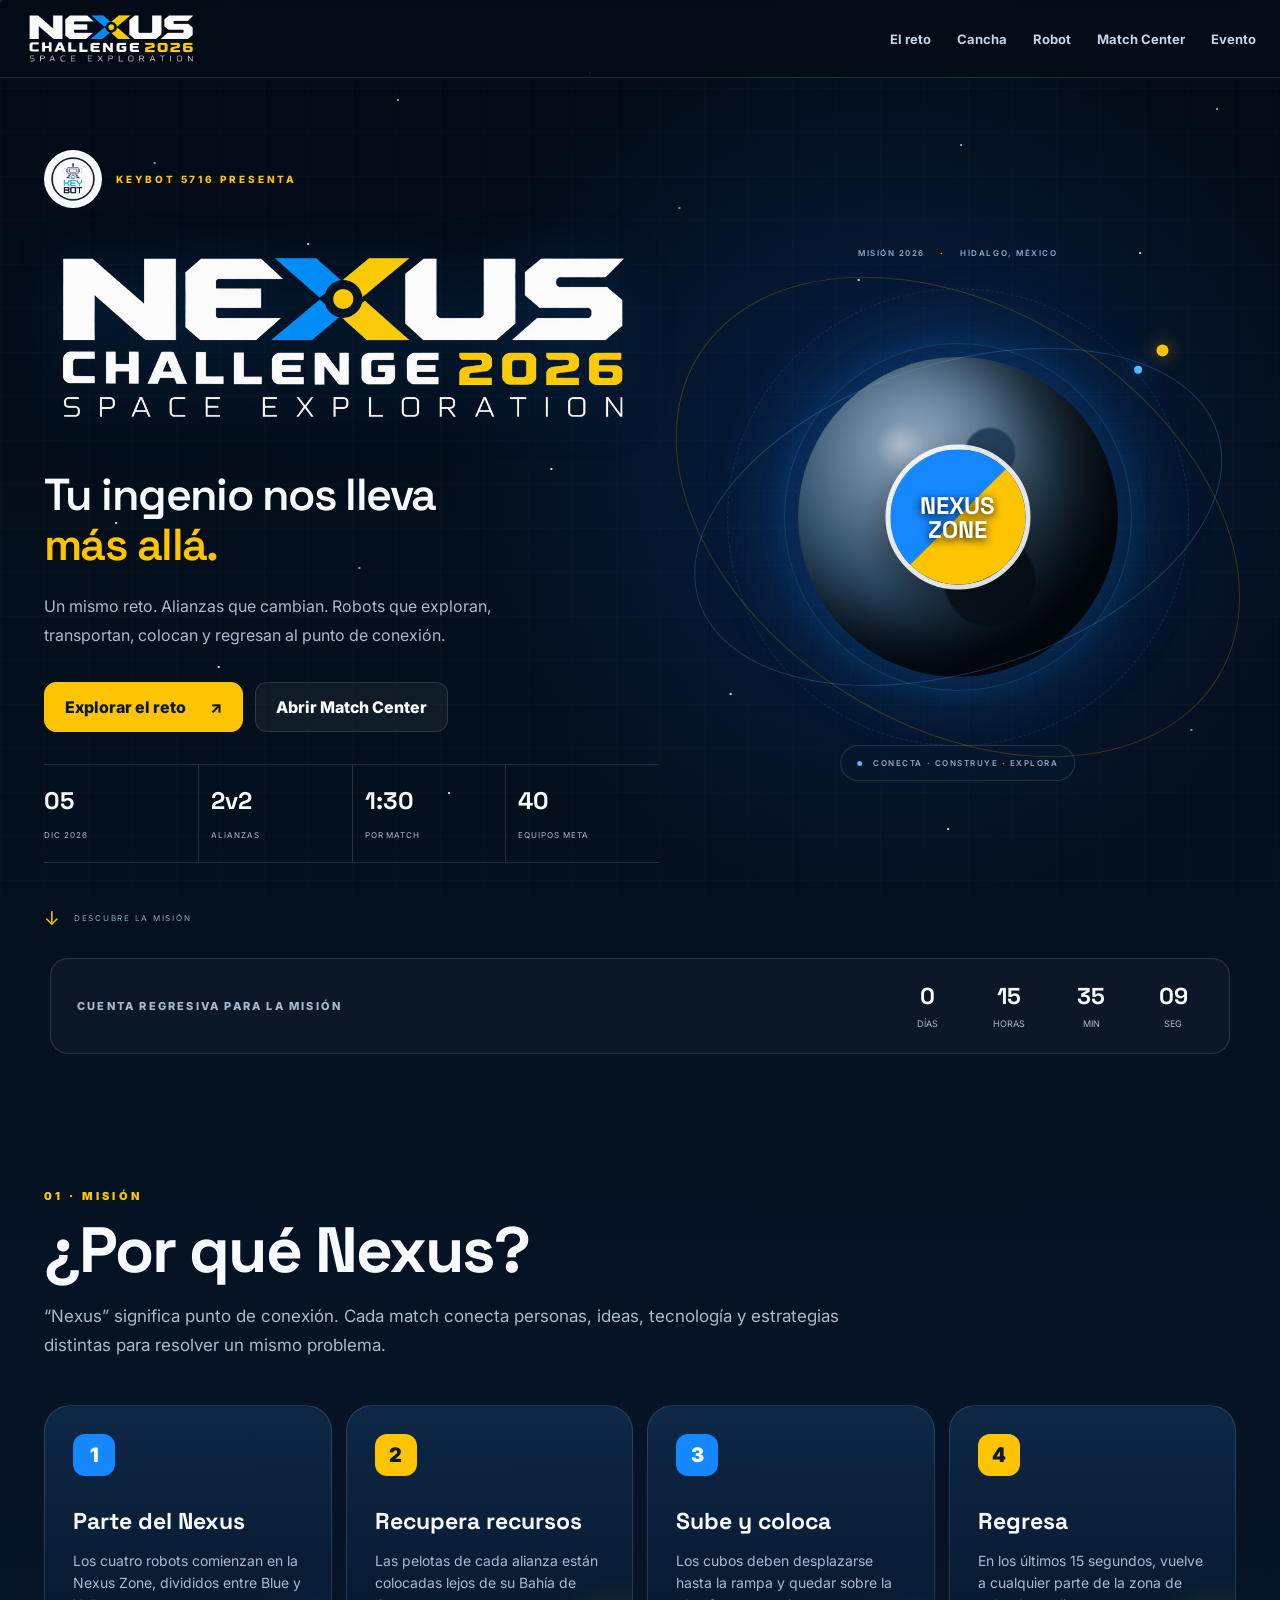
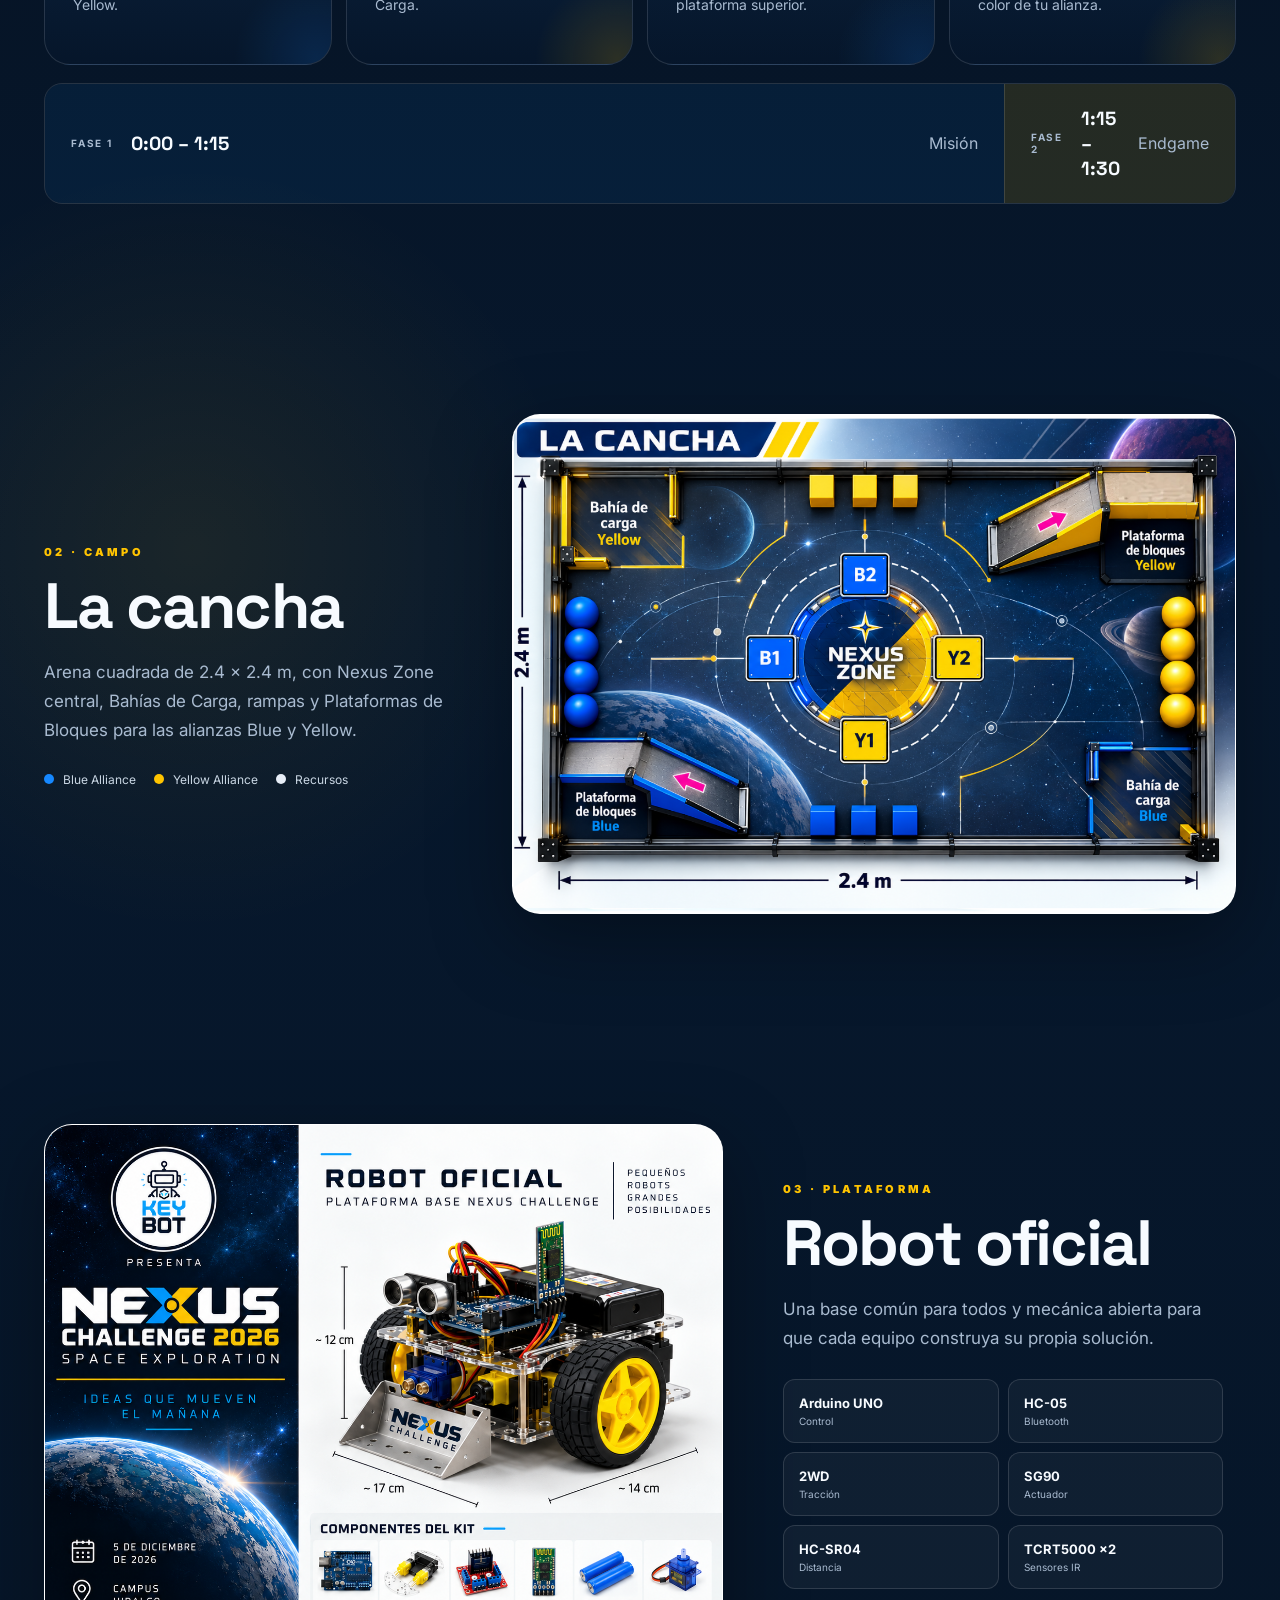
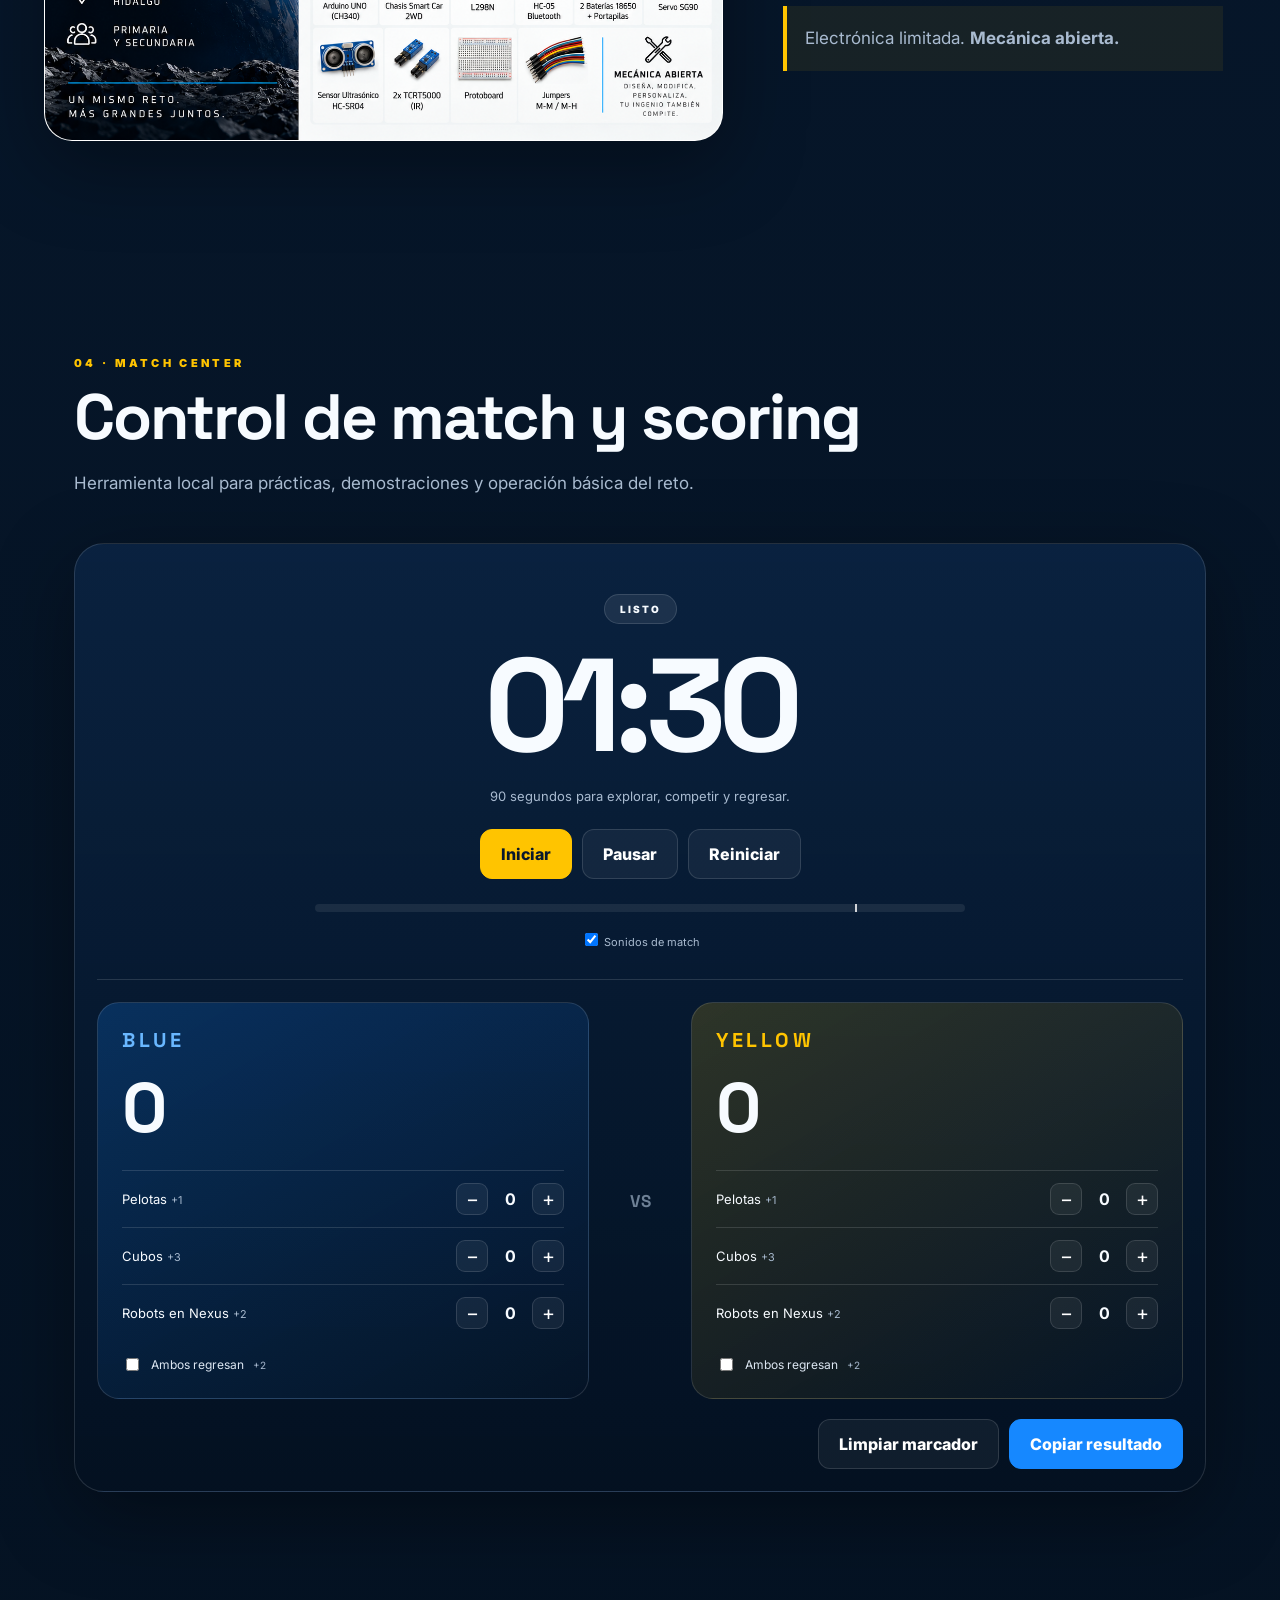
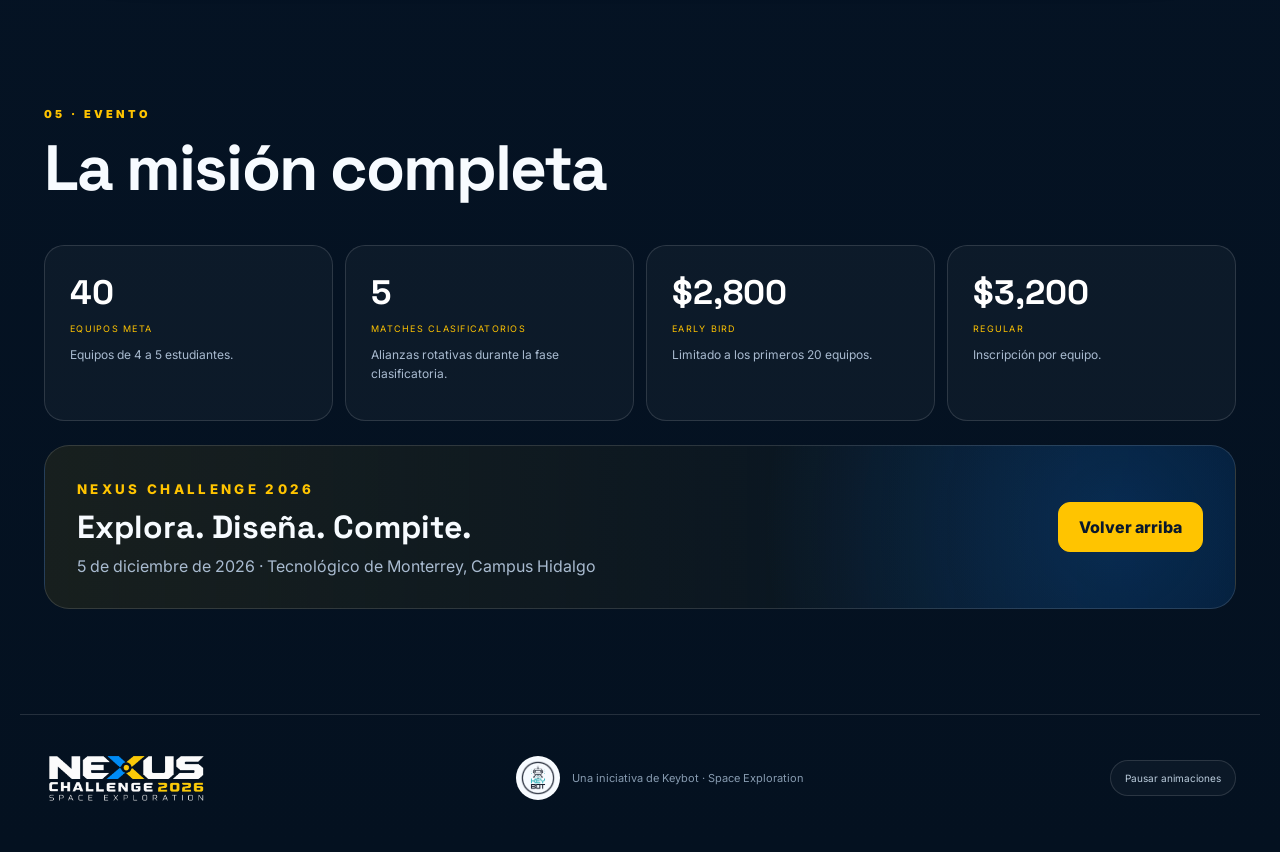
<file: index.html>
<!doctype html>
<html lang="es">
<head>
  <meta charset="utf-8" />
  <meta name="viewport" content="width=device-width,initial-scale=1" />
  <meta name="theme-color" content="#07182d" />
  <meta name="description" content="Nexus Challenge 2026: Space Exploration · competencia de robótica escolar de Keybot." />
  <title>Nexus Challenge 2026 · Space Exploration</title>
  <link rel="preconnect" href="https://fonts.googleapis.com">
  <link rel="preconnect" href="https://fonts.gstatic.com" crossorigin>
  <link href="https://fonts.googleapis.com/css2?family=Inter:wght@400;500;600;700;800;900&family=Space+Grotesk:wght@500;600;700&display=swap" rel="stylesheet">
  <link rel="stylesheet" href="styles.css?v=20261101-keybot" />
</head>
<body>
  <div class="stars stars-a" aria-hidden="true"></div>
  <div class="stars stars-b" aria-hidden="true"></div>
  <a class="skip-link" href="#reto">Saltar al contenido</a>

  <header class="topbar">
    <a class="brand" href="#inicio" aria-label="Nexus Challenge">
      <img class="brand-logo" src="assets/nexus-logo.png" alt="Nexus Challenge 2026 · Space Exploration" width="2152" height="731" />
    </a>

    <button class="menu-btn" id="menuBtn" aria-label="Abrir menú" aria-controls="nav" aria-expanded="false">☰</button>

    <nav id="nav">
      <a href="#reto">El reto</a>
      <a href="#cancha">Cancha</a>
      <a href="#robot">Robot</a>
      <a href="#match">Match Center</a>
      <a href="#evento">Evento</a>
    </nav>
  </header>

  <main>
    <section class="hero" id="inicio">
      <div class="hero-copy">
        <div class="eyebrow organizer"><span class="organizer-logo"><img src="assets/keybot-logo.png" alt="Keybot" width="58" height="58" /></span><span>KEYBOT 5716 PRESENTA</span></div>
        <h1><img class="hero-logo" src="assets/nexus-logo.png" alt="Nexus Challenge 2026 · Space Exploration" width="2152" height="731" fetchpriority="high" /></h1>
        <h2>Tu ingenio nos lleva<br><span>más allá.</span></h2>
        <p>
          Un mismo reto. Alianzas que cambian. Robots que exploran, transportan,
          colocan y regresan al punto de conexión.
        </p>

        <div class="hero-actions">
          <a class="btn btn-yellow" href="#reto">Explorar el reto <span aria-hidden="true">↗</span></a>
          <a class="btn btn-ghost" href="#match">Abrir Match Center</a>
        </div>

        <div class="hero-meta">
          <div><b>05</b><span>DIC 2026</span></div>
          <div><b>2v2</b><span>ALIANZAS</span></div>
          <div><b>1:30</b><span>POR MATCH</span></div>
          <div><b>40</b><span>EQUIPOS META</span></div>
        </div>
      </div>

      <div class="hero-orbit" aria-hidden="true">
        <div class="orbital-grid"></div>
        <div class="planet"></div>
        <div class="orbit orbit-1"></div>
        <div class="orbit orbit-2"></div>
        <div class="orbit orbit-3"></div>
        <div class="satellite-track"><div class="satellite"></div></div>
        <div class="satellite-track track-blue"><div class="satellite"></div></div>
        <div class="nexus-emblem">
          <span class="half blue"></span>
          <span class="half yellow"></span>
          <b>NEXUS<br>ZONE</b>
        </div>
        <div class="orbit-coordinate coordinate-top">MISIÓN 2026 <span>·</span> HIDALGO, MÉXICO</div>
        <div class="orbit-coordinate coordinate-bottom"><i></i> CONECTA · CONSTRUYE · EXPLORA</div>
      </div>
      <a class="scroll-cue" href="#reto"><span aria-hidden="true">↓</span> DESCUBRE LA MISIÓN</a>
    </section>

    <section class="countdown-wrap">
      <span>Cuenta regresiva para la misión</span>
      <div id="countdown" class="countdown">
        <div><strong id="cdDays">—</strong><small>días</small></div>
        <div><strong id="cdHours">—</strong><small>horas</small></div>
        <div><strong id="cdMinutes">—</strong><small>min</small></div>
        <div><strong id="cdSeconds">—</strong><small>seg</small></div>
      </div>
    </section>

    <section class="section" id="reto">
      <div class="section-heading">
        <span>01 · MISIÓN</span>
        <h2>¿Por qué Nexus?</h2>
        <p>
          “Nexus” significa punto de conexión. Cada match conecta personas,
          ideas, tecnología y estrategias distintas para resolver un mismo problema.
        </p>
      </div>

      <div class="mission-grid">
        <article class="mission-card">
          <span class="step">1</span>
          <h3>Parte del Nexus</h3>
          <p>Los cuatro robots comienzan en la Nexus Zone, divididos entre Blue y Yellow.</p>
        </article>
        <article class="mission-card">
          <span class="step">2</span>
          <h3>Recupera recursos</h3>
          <p>Las pelotas de cada alianza están colocadas lejos de su Bahía de Carga.</p>
        </article>
        <article class="mission-card">
          <span class="step">3</span>
          <h3>Sube y coloca</h3>
          <p>Los cubos deben desplazarse hasta la rampa y quedar sobre la plataforma superior.</p>
        </article>
        <article class="mission-card">
          <span class="step">4</span>
          <h3>Regresa</h3>
          <p>En los últimos 15 segundos, vuelve a cualquier parte de la zona de color de tu alianza.</p>
        </article>
      </div>

      <div class="phase-strip">
        <div>
          <b>FASE 1</b>
          <strong>0:00 – 1:15</strong>
          <span>Misión</span>
        </div>
        <div class="endgame">
          <b>FASE 2</b>
          <strong>1:15 – 1:30</strong>
          <span>Endgame</span>
        </div>
      </div>
    </section>

    <section class="section split" id="cancha">
      <div class="section-heading compact">
        <span>02 · CAMPO</span>
        <h2>La cancha</h2>
        <p>
          Arena cuadrada de 2.4 × 2.4 m, con Nexus Zone central, Bahías de Carga,
          rampas y Plataformas de Bloques para las alianzas Blue y Yellow.
        </p>
        <div class="legend">
          <span><i class="dot blue-bg"></i> Blue Alliance</span>
          <span><i class="dot yellow-bg"></i> Yellow Alliance</span>
          <span><i class="dot neutral-bg"></i> Recursos</span>
        </div>
      </div>
      <figure class="visual-card field-card">
        <img src="assets/arena.png" alt="Cancha Nexus Challenge 2026" />
      </figure>
    </section>

    <section class="section split reverse" id="robot">
      <figure class="visual-card robot-card">
        <img src="assets/robot-kit.png" alt="Robot oficial y componentes del kit Nexus Challenge" />
      </figure>
      <div class="section-heading compact">
        <span>03 · PLATAFORMA</span>
        <h2>Robot oficial</h2>
        <p>
          Una base común para todos y mecánica abierta para que cada equipo construya
          su propia solución.
        </p>
        <div class="specs">
          <div><b>Arduino UNO</b><span>Control</span></div>
          <div><b>HC-05</b><span>Bluetooth</span></div>
          <div><b>2WD</b><span>Tracción</span></div>
          <div><b>SG90</b><span>Actuador</span></div>
          <div><b>HC-SR04</b><span>Distancia</span></div>
          <div><b>TCRT5000 ×2</b><span>Sensores IR</span></div>
        </div>
        <p class="callout">Electrónica limitada. <strong>Mecánica abierta.</strong></p>
      </div>
    </section>

    <section class="section match-section" id="match">
      <div class="section-heading">
        <span>04 · MATCH CENTER</span>
        <h2>Control de match y scoring</h2>
        <p>Herramienta local para prácticas, demostraciones y operación básica del reto.</p>
      </div>

      <div class="match-grid">
        <div class="timer-panel">
          <div class="status-pill" id="phasePill">LISTO</div>
          <div class="timer" id="timer">01:30</div>
          <div class="timer-note" id="timerNote">90 segundos para explorar, competir y regresar.</div>

          <div class="timer-actions">
            <button class="btn btn-yellow" id="startBtn">Iniciar</button>
            <button class="btn btn-ghost" id="pauseBtn">Pausar</button>
            <button class="btn btn-ghost" id="resetBtn">Reiniciar</button>
          </div>

          <div class="timeline">
            <div id="progressBar"></div>
            <span class="end-marker" title="Inicio del Endgame"></span>
          </div>

          <div class="sound-toggle">
            <label><input id="soundToggle" type="checkbox" checked> Sonidos de match</label>
          </div>
        </div>

        <div class="scoreboard">
          <div class="alliance alliance-blue">
            <h3>BLUE</h3>
            <div class="score" id="blueScore">0</div>
            <div class="counter-row">
              <span>Pelotas <small>+1</small></span>
              <div class="counter">
                <button data-team="blue" data-type="balls" data-delta="-1">−</button>
                <b id="blueBalls">0</b>
                <button data-team="blue" data-type="balls" data-delta="1">+</button>
              </div>
            </div>
            <div class="counter-row">
              <span>Cubos <small>+3</small></span>
              <div class="counter">
                <button data-team="blue" data-type="cubes" data-delta="-1">−</button>
                <b id="blueCubes">0</b>
                <button data-team="blue" data-type="cubes" data-delta="1">+</button>
              </div>
            </div>
            <div class="counter-row">
              <span>Robots en Nexus <small>+2</small></span>
              <div class="counter">
                <button data-team="blue" data-type="robots" data-delta="-1">−</button>
                <b id="blueRobots">0</b>
                <button data-team="blue" data-type="robots" data-delta="1">+</button>
              </div>
            </div>
            <label class="bonus">
              <input id="blueBonus" type="checkbox"> Ambos regresan <small>+2</small>
            </label>
          </div>

          <div class="versus">VS</div>

          <div class="alliance alliance-yellow">
            <h3>YELLOW</h3>
            <div class="score" id="yellowScore">0</div>
            <div class="counter-row">
              <span>Pelotas <small>+1</small></span>
              <div class="counter">
                <button data-team="yellow" data-type="balls" data-delta="-1">−</button>
                <b id="yellowBalls">0</b>
                <button data-team="yellow" data-type="balls" data-delta="1">+</button>
              </div>
            </div>
            <div class="counter-row">
              <span>Cubos <small>+3</small></span>
              <div class="counter">
                <button data-team="yellow" data-type="cubes" data-delta="-1">−</button>
                <b id="yellowCubes">0</b>
                <button data-team="yellow" data-type="cubes" data-delta="1">+</button>
              </div>
            </div>
            <div class="counter-row">
              <span>Robots en Nexus <small>+2</small></span>
              <div class="counter">
                <button data-team="yellow" data-type="robots" data-delta="-1">−</button>
                <b id="yellowRobots">0</b>
                <button data-team="yellow" data-type="robots" data-delta="1">+</button>
              </div>
            </div>
            <label class="bonus">
              <input id="yellowBonus" type="checkbox"> Ambos regresan <small>+2</small>
            </label>
          </div>
        </div>

        <div class="score-actions">
          <button class="btn btn-ghost" id="clearScoreBtn">Limpiar marcador</button>
          <button class="btn btn-blue" id="copyResultBtn">Copiar resultado</button>
        </div>
      </div>
    </section>

    <section class="section event-section" id="evento">
      <div class="section-heading">
        <span>05 · EVENTO</span>
        <h2>La misión completa</h2>
      </div>

      <div class="event-grid">
        <article>
          <strong>40</strong>
          <span>equipos meta</span>
          <p>Equipos de 4 a 5 estudiantes.</p>
        </article>
        <article>
          <strong>5</strong>
          <span>matches clasificatorios</span>
          <p>Alianzas rotativas durante la fase clasificatoria.</p>
        </article>
        <article>
          <strong>$2,800</strong>
          <span>Early Bird</span>
          <p>Limitado a los primeros 20 equipos.</p>
        </article>
        <article>
          <strong>$3,200</strong>
          <span>Regular</span>
          <p>Inscripción por equipo.</p>
        </article>
      </div>

      <div class="final-banner">
        <div>
          <small>NEXUS CHALLENGE 2026</small>
          <h3>Explora. Diseña. Compite.</h3>
          <p>5 de diciembre de 2026 · Tecnológico de Monterrey, Campus Hidalgo</p>
        </div>
        <a class="btn btn-yellow" href="#inicio">Volver arriba</a>
      </div>
    </section>
  </main>

  <footer>
    <a href="#inicio"><img class="footer-logo" src="assets/nexus-logo.png" alt="Nexus Challenge 2026" width="2152" height="731" loading="lazy" /></a>
    <span class="footer-organizer"><span class="organizer-logo"><img src="assets/keybot-logo.png" alt="Keybot" width="44" height="44" loading="lazy" /></span><span>Una iniciativa de Keybot · Space Exploration</span></span>
    <button class="motion-toggle" id="motionToggle" type="button" aria-pressed="false">Pausar animaciones</button>
  </footer>

  <div class="toast" id="toast">Resultado copiado</div>
  <script src="app.js"></script>
</body>
</html>
</file>
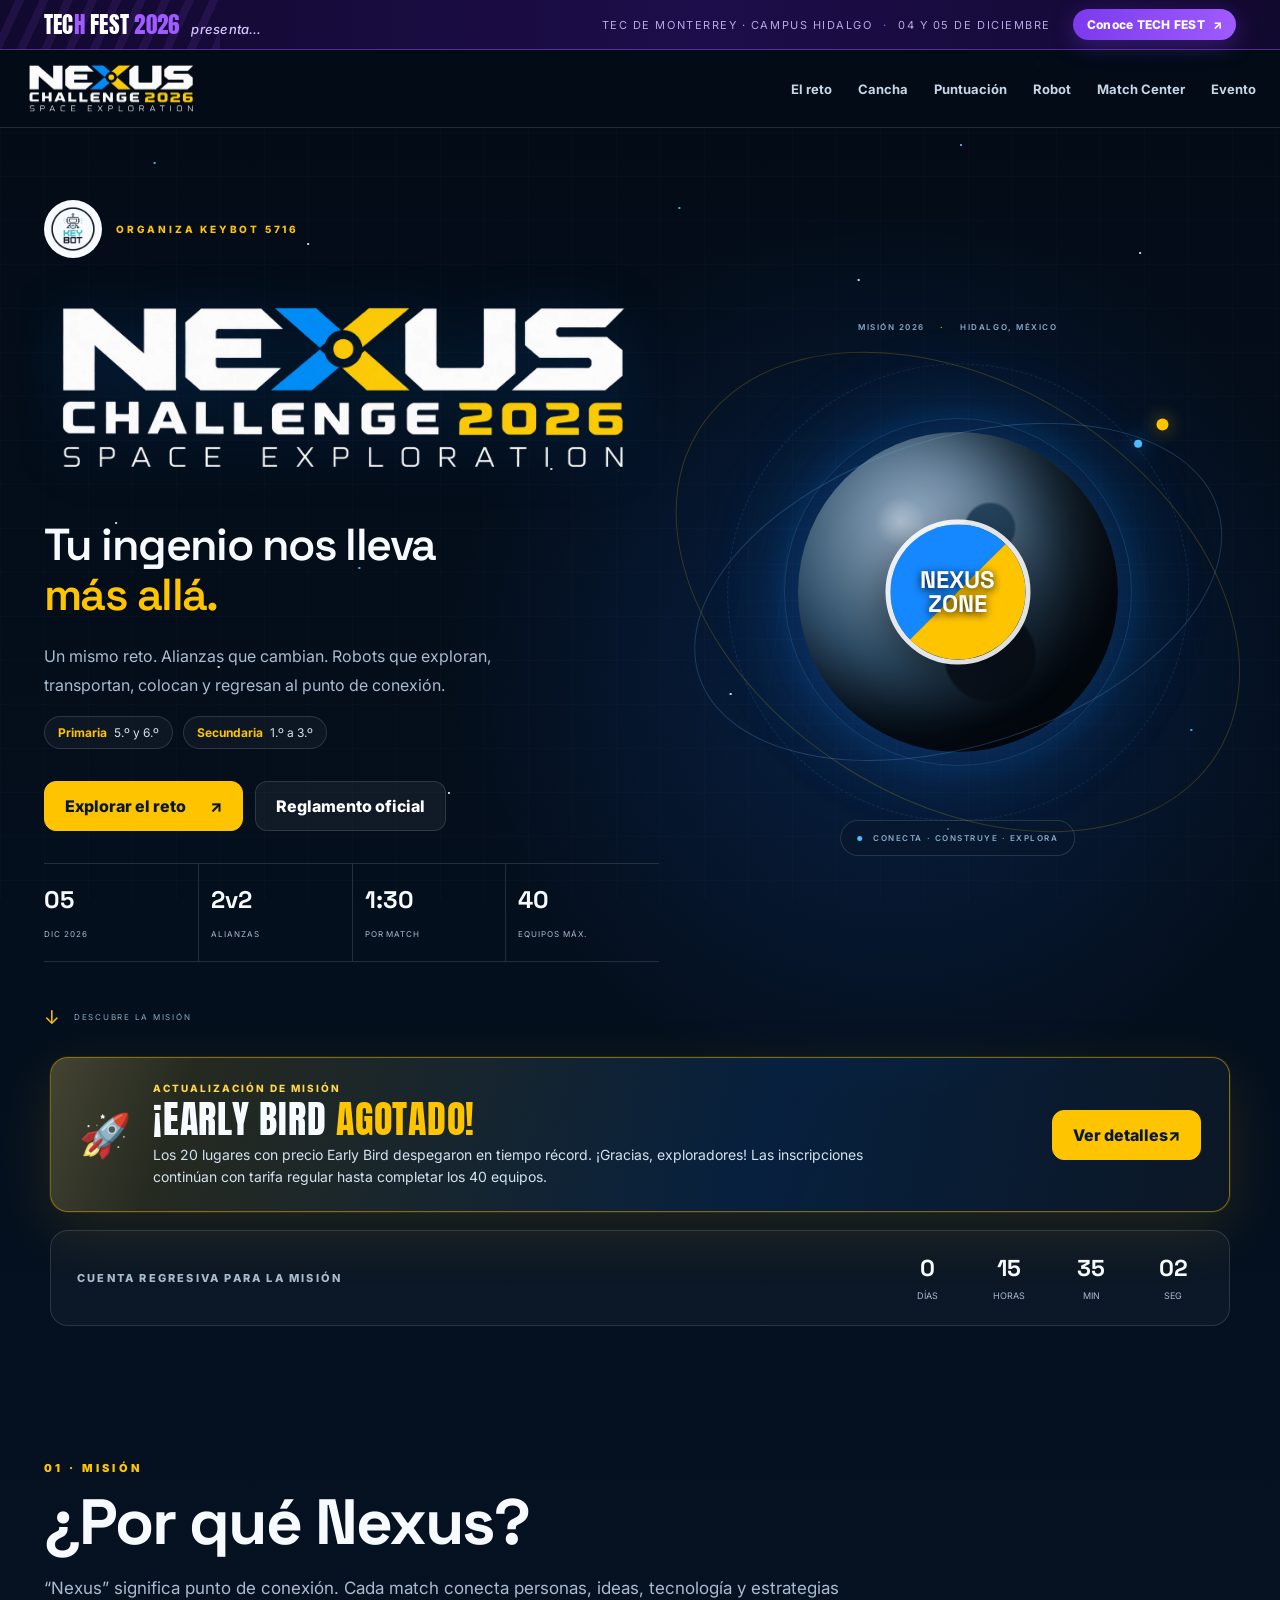
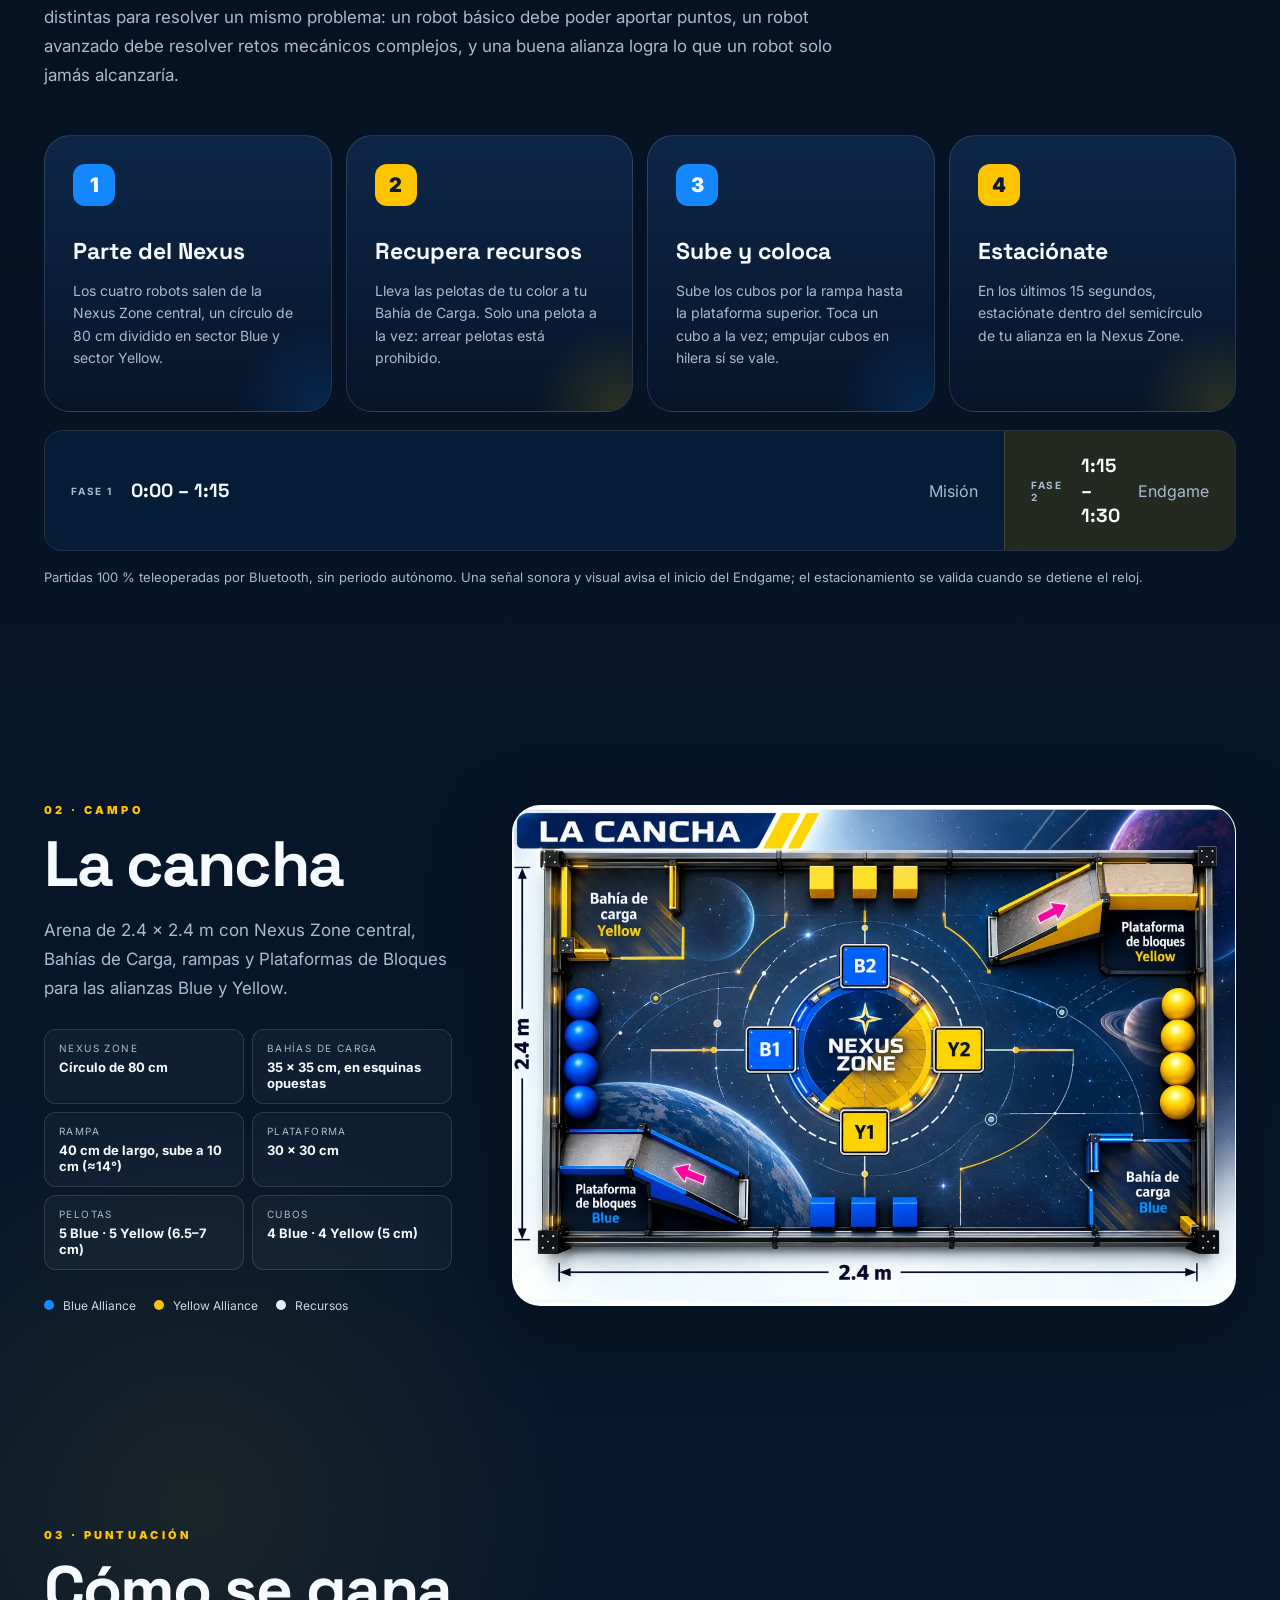
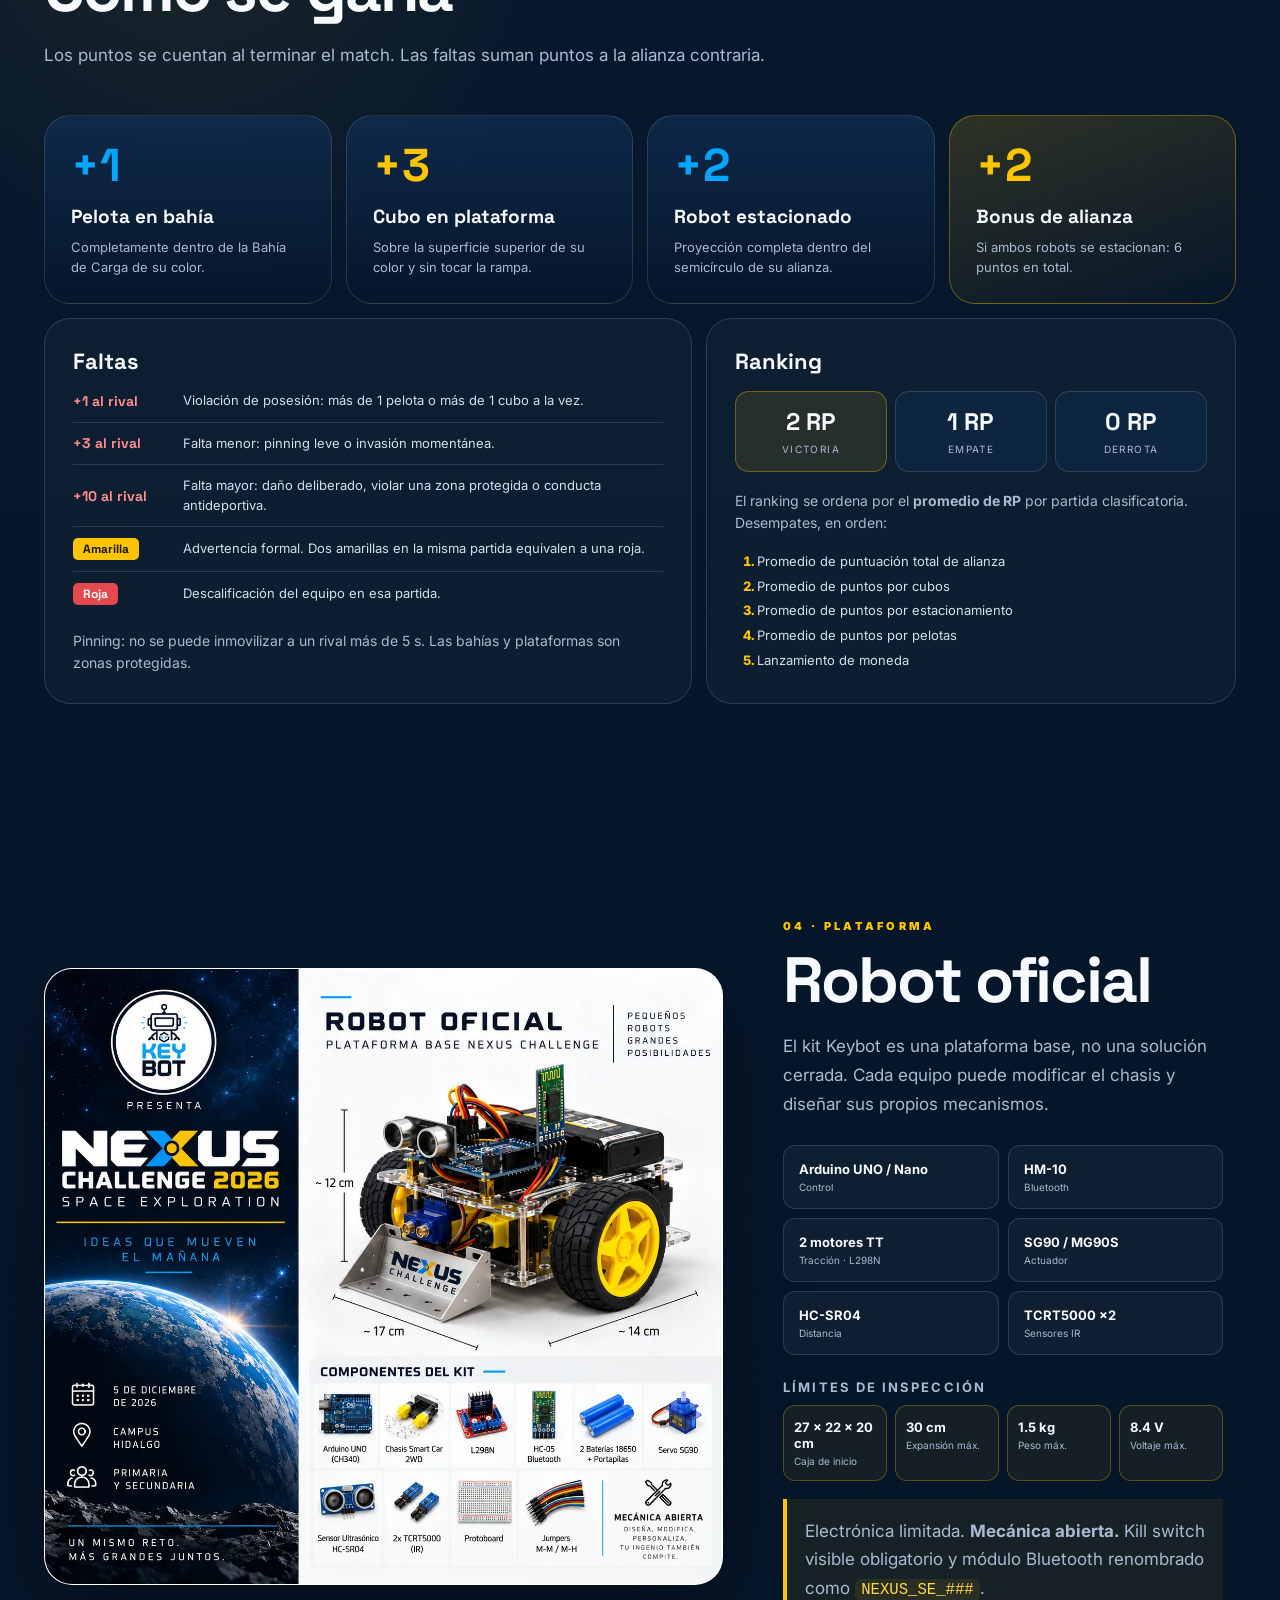
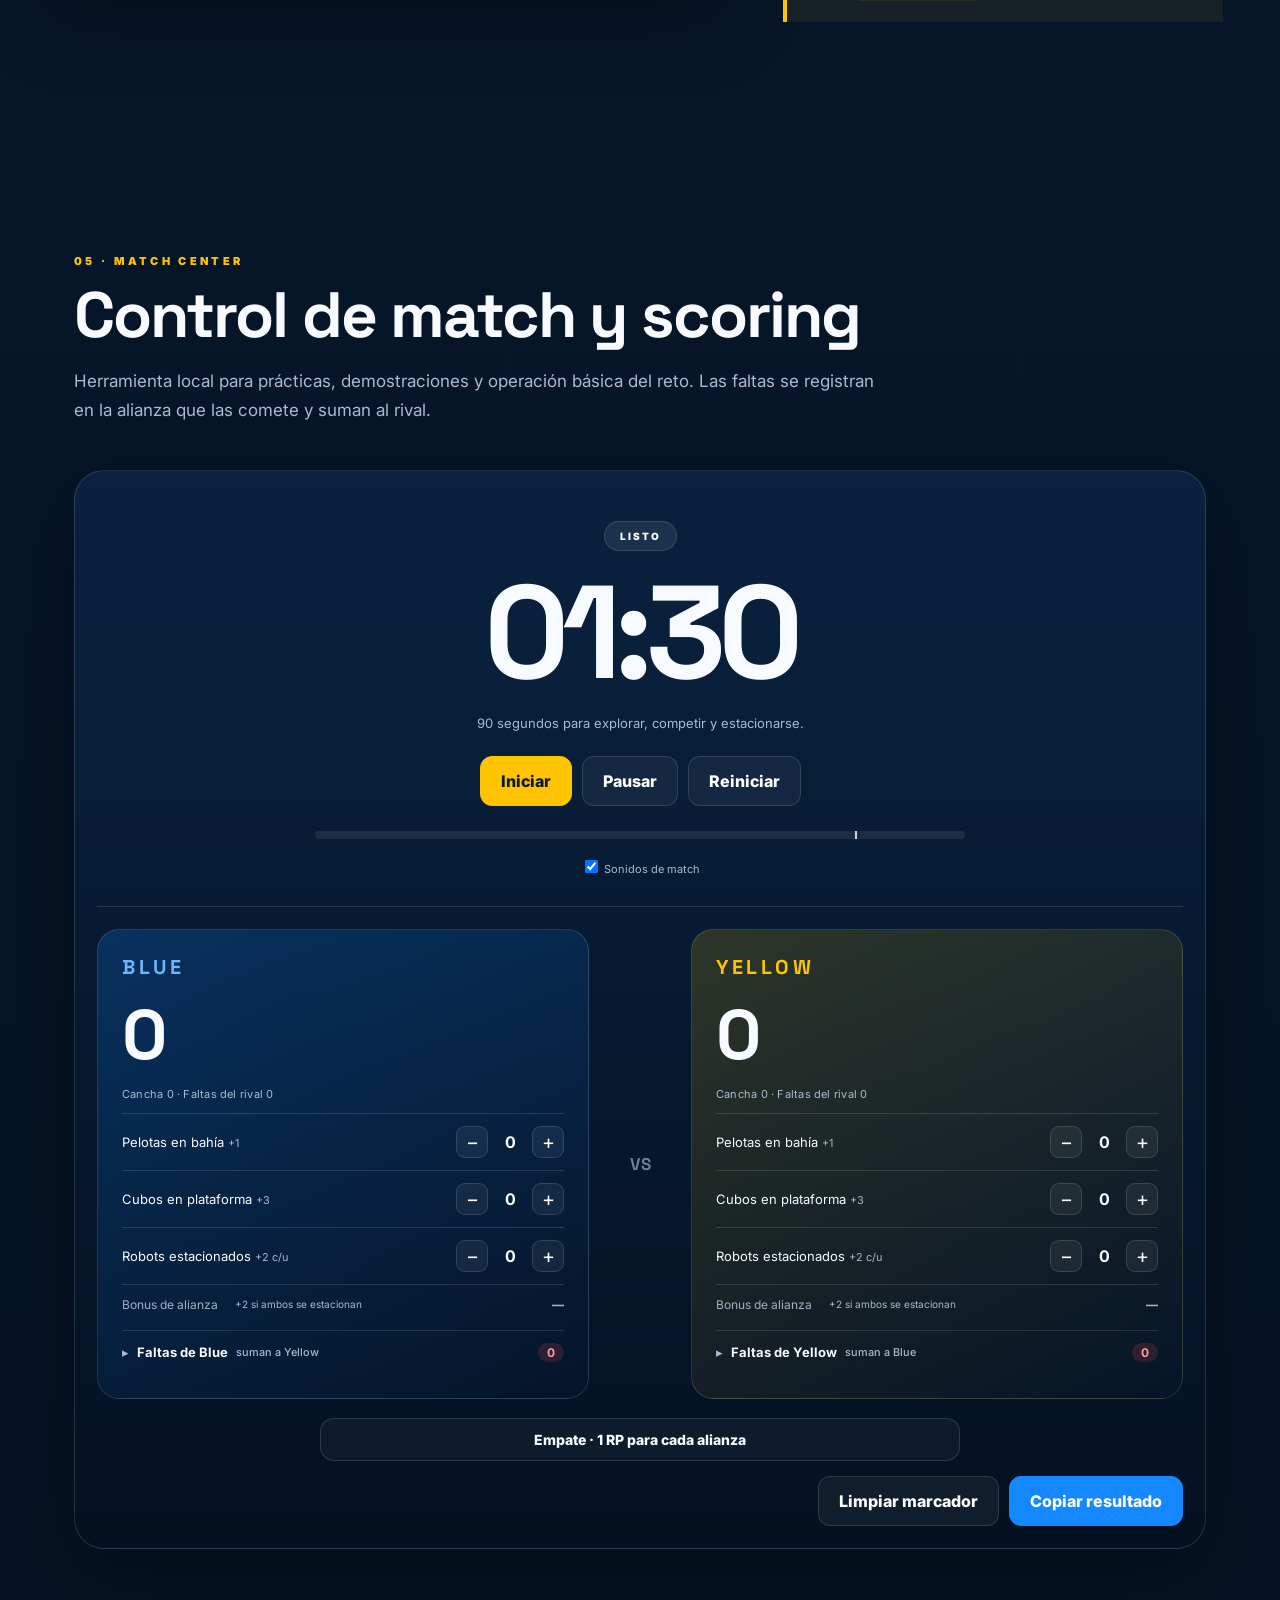
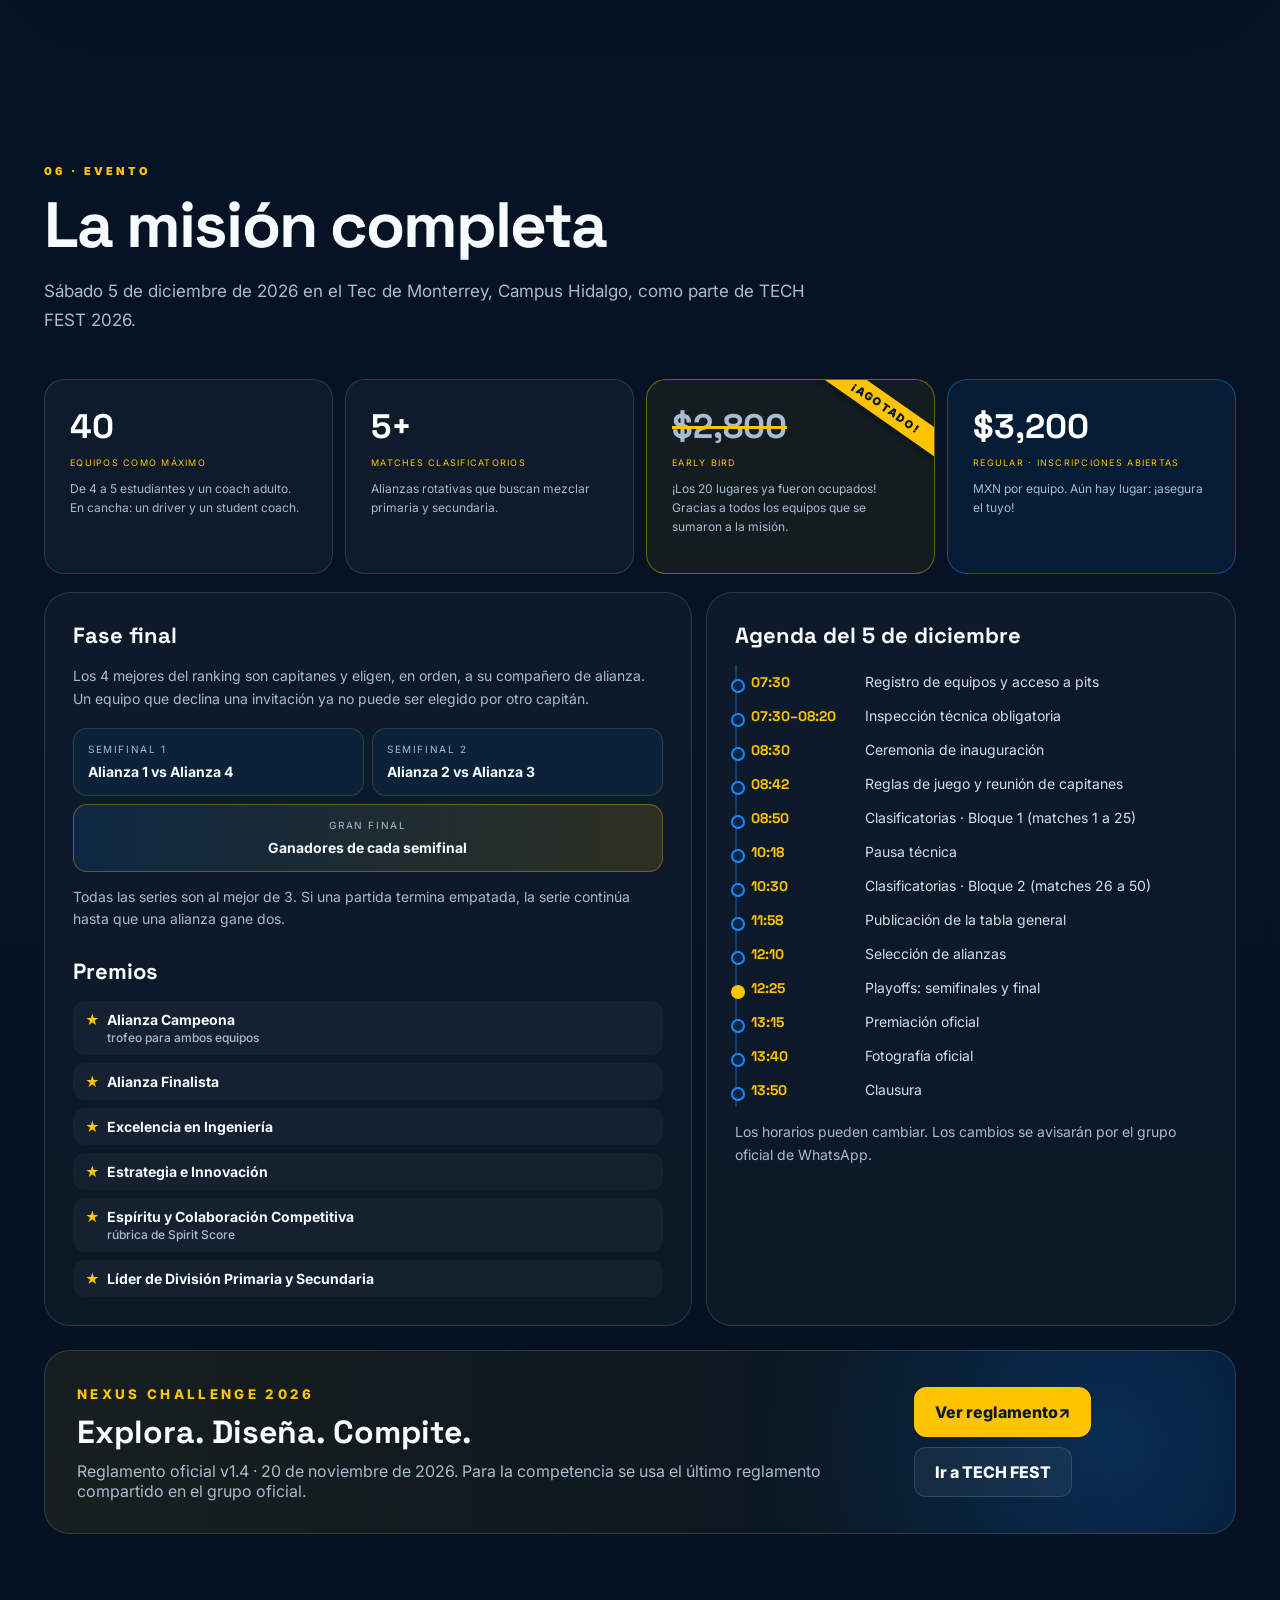
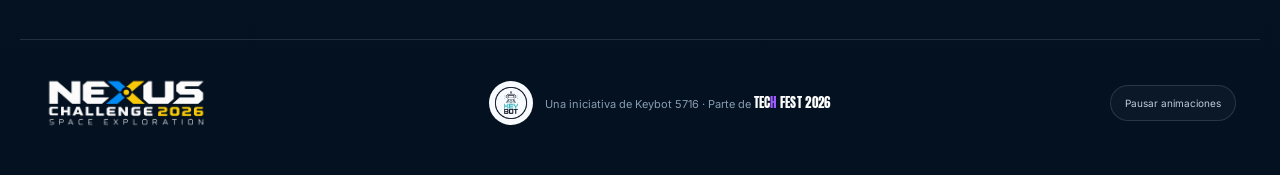
<file: Nexus_Challenge_2026_WebApp/index.html>
<!doctype html>
<html lang="es">
<head>
  <meta charset="utf-8" />
  <meta name="viewport" content="width=device-width,initial-scale=1" />
  <meta name="theme-color" content="#07182d" />
  <meta name="description" content="TECH FEST 2026 presenta Nexus Challenge 2026: Space Exploration, competencia de robótica para primaria y secundaria organizada por Keybot 5716 en el Tec de Monterrey, Campus Hidalgo." />
  <title>Nexus Challenge 2026 · Space Exploration · TECH FEST 2026</title>
  <link rel="preconnect" href="https://fonts.googleapis.com">
  <link rel="preconnect" href="https://fonts.gstatic.com" crossorigin>
  <link href="https://fonts.googleapis.com/css2?family=Anton&family=Inter:wght@400;500;600;700;800;900&family=Space+Grotesk:wght@500;600;700&display=swap" rel="stylesheet">
  <link rel="preload" as="image" href="assets/nexus-logo.webp" type="image/webp">
  <link rel="stylesheet" href="styles.css?v=20261126-earlybird" />
</head>
<body>
  <div class="stars stars-a" aria-hidden="true"></div>
  <div class="stars stars-b" aria-hidden="true"></div>
  <a class="skip-link" href="#reto">Saltar al contenido</a>

  <div class="tf-bar" role="region" aria-label="TECH FEST 2026">
    <div class="tf-inner">
      <a class="tf-brand" href="https://greenyellow-swan-764920.hostingersite.com/" target="_blank" rel="noopener" aria-label="TECH FEST 2026 (abre el sitio de TECH FEST en una pestaña nueva)">
        <span class="tf-logo" aria-hidden="true">TEC<span class="tf-h">H</span> FEST <span class="tf-year">2026</span></span>
        <span class="tf-presents">presenta…</span>
      </a>
      <span class="tf-meta">Tec de Monterrey · Campus Hidalgo <i aria-hidden="true">·</i> 04 y 05 de diciembre</span>
      <a class="tf-btn" href="https://greenyellow-swan-764920.hostingersite.com/" target="_blank" rel="noopener">Conoce TECH FEST <span aria-hidden="true">↗</span></a>
    </div>
  </div>

  <header class="topbar">
    <a class="brand" href="#inicio" aria-label="Nexus Challenge, ir al inicio">
      <img class="brand-logo" src="assets/nexus-logo.webp" alt="Nexus Challenge 2026 · Space Exploration" width="1400" height="476" />
    </a>

    <button class="menu-btn" id="menuBtn" aria-label="Abrir menú" aria-controls="nav" aria-expanded="false">☰</button>

    <nav id="nav">
      <a href="#reto">El reto</a>
      <a href="#cancha">Cancha</a>
      <a href="#puntos">Puntuación</a>
      <a href="#robot">Robot</a>
      <a href="#match">Match Center</a>
      <a href="#evento">Evento</a>
    </nav>
  </header>

  <main>
    <section class="hero" id="inicio">
      <div class="hero-copy">
        <div class="eyebrow organizer"><span class="organizer-logo"><img src="assets/keybot-logo.webp" alt="Keybot" width="58" height="58" /></span><span>ORGANIZA KEYBOT 5716</span></div>
        <h1><img class="hero-logo" src="assets/nexus-logo.webp" alt="Nexus Challenge 2026 · Space Exploration" width="1400" height="476" fetchpriority="high" /></h1>
        <h2>Tu ingenio nos lleva<br><span>más allá.</span></h2>
        <p>
          Un mismo reto. Alianzas que cambian. Robots que exploran, transportan,
          colocan y regresan al punto de conexión.
        </p>
        <div class="divisions" aria-label="Divisiones">
          <span><b>Primaria</b> 5.º y 6.º</span>
          <span><b>Secundaria</b> 1.º a 3.º</span>
        </div>

        <div class="hero-actions">
          <a class="btn btn-yellow" href="#reto">Explorar el reto <span aria-hidden="true">↗</span></a>
          <a class="btn btn-ghost" href="https://drive.google.com/file/d/1NEFhxHEbgVcxr0g0PdNnN9bzA6Ss_avW/view" target="_blank" rel="noopener">Reglamento oficial</a>
        </div>

        <div class="hero-meta">
          <div><b>05</b><span>DIC 2026</span></div>
          <div><b>2v2</b><span>ALIANZAS</span></div>
          <div><b>1:30</b><span>POR MATCH</span></div>
          <div><b>40</b><span>EQUIPOS MÁX.</span></div>
        </div>
      </div>

      <div class="hero-orbit" aria-hidden="true">
        <div class="orbital-grid"></div>
        <div class="planet"></div>
        <div class="orbit orbit-1"></div>
        <div class="orbit orbit-2"></div>
        <div class="orbit orbit-3"></div>
        <div class="satellite-track"><div class="satellite"></div></div>
        <div class="satellite-track track-blue"><div class="satellite"></div></div>
        <div class="nexus-emblem">
          <span class="half blue"></span>
          <span class="half yellow"></span>
          <b>NEXUS<br>ZONE</b>
        </div>
        <div class="orbit-coordinate coordinate-top">MISIÓN 2026 <span>·</span> HIDALGO, MÉXICO</div>
        <div class="orbit-coordinate coordinate-bottom"><i></i> CONECTA · CONSTRUYE · EXPLORA</div>
      </div>
      <a class="scroll-cue" href="#reto"><span aria-hidden="true">↓</span> DESCUBRE LA MISIÓN</a>
    </section>

    <section class="eb-banner" aria-label="Early Bird agotado">
      <div class="eb-glow" aria-hidden="true"></div>
      <div class="eb-rocket" aria-hidden="true">🚀</div>
      <div class="eb-copy">
        <small>Actualización de misión</small>
        <h2>¡Early Bird <span>agotado!</span></h2>
        <p>Los 20 lugares con precio Early Bird despegaron en tiempo récord. ¡Gracias, exploradores! Las inscripciones continúan con tarifa regular hasta completar los 40 equipos.</p>
      </div>
      <a class="btn btn-yellow eb-btn" href="#evento">Ver detalles <span aria-hidden="true">↗</span></a>
    </section>

    <section class="countdown-wrap" aria-label="Cuenta regresiva">
      <span>Cuenta regresiva para la misión</span>
      <div id="countdown" class="countdown">
        <div><strong id="cdDays">—</strong><small>días</small></div>
        <div><strong id="cdHours">—</strong><small>horas</small></div>
        <div><strong id="cdMinutes">—</strong><small>min</small></div>
        <div><strong id="cdSeconds">—</strong><small>seg</small></div>
      </div>
    </section>

    <section class="section" id="reto">
      <div class="section-heading">
        <span>01 · MISIÓN</span>
        <h2>¿Por qué Nexus?</h2>
        <p>
          “Nexus” significa punto de conexión. Cada match conecta personas,
          ideas, tecnología y estrategias distintas para resolver un mismo problema:
          un robot básico debe poder aportar puntos, un robot avanzado debe resolver
          retos mecánicos complejos, y una buena alianza logra lo que un robot solo jamás alcanzaría.
        </p>
      </div>

      <div class="mission-grid">
        <article class="mission-card">
          <span class="step">1</span>
          <h3>Parte del Nexus</h3>
          <p>Los cuatro robots salen de la Nexus Zone central, un círculo de 80 cm dividido en sector Blue y sector Yellow.</p>
        </article>
        <article class="mission-card">
          <span class="step">2</span>
          <h3>Recupera recursos</h3>
          <p>Lleva las pelotas de tu color a tu Bahía de Carga. Solo una pelota a la vez: arrear pelotas está prohibido.</p>
        </article>
        <article class="mission-card">
          <span class="step">3</span>
          <h3>Sube y coloca</h3>
          <p>Sube los cubos por la rampa hasta la plataforma superior. Toca un cubo a la vez; empujar cubos en hilera sí se vale.</p>
        </article>
        <article class="mission-card">
          <span class="step">4</span>
          <h3>Estaciónate</h3>
          <p>En los últimos 15 segundos, estaciónate dentro del semicírculo de tu alianza en la Nexus Zone.</p>
        </article>
      </div>

      <div class="phase-strip">
        <div>
          <b>FASE 1</b>
          <strong>0:00 – 1:15</strong>
          <span>Misión</span>
        </div>
        <div class="endgame">
          <b>FASE 2</b>
          <strong>1:15 – 1:30</strong>
          <span>Endgame</span>
        </div>
      </div>
      <p class="note">Partidas 100 % teleoperadas por Bluetooth, sin periodo autónomo. Una señal sonora y visual avisa el inicio del Endgame; el estacionamiento se valida cuando se detiene el reloj.</p>
    </section>

    <section class="section split" id="cancha">
      <div class="section-heading compact">
        <span>02 · CAMPO</span>
        <h2>La cancha</h2>
        <p>
          Arena de 2.4 × 2.4 m con Nexus Zone central, Bahías de Carga,
          rampas y Plataformas de Bloques para las alianzas Blue y Yellow.
        </p>
        <dl class="field-specs">
          <div><dt>Nexus Zone</dt><dd>Círculo de 80 cm</dd></div>
          <div><dt>Bahías de Carga</dt><dd>35 × 35 cm, en esquinas opuestas</dd></div>
          <div><dt>Rampa</dt><dd>40 cm de largo, sube a 10 cm (≈14°)</dd></div>
          <div><dt>Plataforma</dt><dd>30 × 30 cm</dd></div>
          <div><dt>Pelotas</dt><dd>5 Blue · 5 Yellow (6.5–7 cm)</dd></div>
          <div><dt>Cubos</dt><dd>4 Blue · 4 Yellow (5 cm)</dd></div>
        </dl>
        <div class="legend">
          <span><i class="dot blue-bg"></i> Blue Alliance</span>
          <span><i class="dot yellow-bg"></i> Yellow Alliance</span>
          <span><i class="dot neutral-bg"></i> Recursos</span>
        </div>
      </div>
      <figure class="visual-card field-card">
        <img src="assets/arena.webp" alt="Cancha Nexus Challenge 2026" width="1316" height="906" loading="lazy" decoding="async" />
      </figure>
    </section>

    <section class="section" id="puntos">
      <div class="section-heading">
        <span>03 · PUNTUACIÓN</span>
        <h2>Cómo se gana</h2>
        <p>Los puntos se cuentan al terminar el match. Las faltas suman puntos a la alianza contraria.</p>
      </div>

      <div class="points-grid">
        <article class="point-card"><strong>+1</strong><h3>Pelota en bahía</h3><p>Completamente dentro de la Bahía de Carga de su color.</p></article>
        <article class="point-card"><strong>+3</strong><h3>Cubo en plataforma</h3><p>Sobre la superficie superior de su color y sin tocar la rampa.</p></article>
        <article class="point-card"><strong>+2</strong><h3>Robot estacionado</h3><p>Proyección completa dentro del semicírculo de su alianza.</p></article>
        <article class="point-card accent"><strong>+2</strong><h3>Bonus de alianza</h3><p>Si ambos robots se estacionan: 6 puntos en total.</p></article>
      </div>

      <div class="rules-split">
        <div class="rule-panel">
          <h3>Faltas</h3>
          <ul class="foul-list">
            <li><b>+1 al rival</b><span>Violación de posesión: más de 1 pelota o más de 1 cubo a la vez.</span></li>
            <li><b>+3 al rival</b><span>Falta menor: pinning leve o invasión momentánea.</span></li>
            <li><b>+10 al rival</b><span>Falta mayor: daño deliberado, violar una zona protegida o conducta antideportiva.</span></li>
            <li><b class="card yellow-card">Amarilla</b><span>Advertencia formal. Dos amarillas en la misma partida equivalen a una roja.</span></li>
            <li><b class="card red-card">Roja</b><span>Descalificación del equipo en esa partida.</span></li>
          </ul>
          <p class="fine">Pinning: no se puede inmovilizar a un rival más de 5 s. Las bahías y plataformas son zonas protegidas.</p>
        </div>
        <div class="rule-panel">
          <h3>Ranking</h3>
          <div class="rp-row">
            <div><b>2 RP</b><span>Victoria</span></div>
            <div><b>1 RP</b><span>Empate</span></div>
            <div><b>0 RP</b><span>Derrota</span></div>
          </div>
          <p>El ranking se ordena por el <strong>promedio de RP</strong> por partida clasificatoria. Desempates, en orden:</p>
          <ol class="tb-list">
            <li>Promedio de puntuación total de alianza</li>
            <li>Promedio de puntos por cubos</li>
            <li>Promedio de puntos por estacionamiento</li>
            <li>Promedio de puntos por pelotas</li>
            <li>Lanzamiento de moneda</li>
          </ol>
        </div>
      </div>
    </section>

    <section class="section split reverse" id="robot">
      <figure class="visual-card robot-card">
        <img src="assets/robot-kit.webp" alt="Robot oficial y componentes del kit Nexus Challenge" width="1313" height="1198" loading="lazy" decoding="async" />
      </figure>
      <div class="section-heading compact">
        <span>04 · PLATAFORMA</span>
        <h2>Robot oficial</h2>
        <p>
          El kit Keybot es una plataforma base, no una solución cerrada. Cada equipo
          puede modificar el chasis y diseñar sus propios mecanismos.
        </p>
        <div class="specs">
          <div><b>Arduino UNO / Nano</b><span>Control</span></div>
          <div><b>HM-10</b><span>Bluetooth</span></div>
          <div><b>2 motores TT</b><span>Tracción · L298N</span></div>
          <div><b>SG90 / MG90S</b><span>Actuador</span></div>
          <div><b>HC-SR04</b><span>Distancia</span></div>
          <div><b>TCRT5000 ×2</b><span>Sensores IR</span></div>
        </div>
        <h3 class="limits-title">Límites de inspección</h3>
        <div class="limits">
          <div><b>27 × 22 × 20 cm</b><span>Caja de inicio</span></div>
          <div><b>30 cm</b><span>Expansión máx.</span></div>
          <div><b>1.5 kg</b><span>Peso máx.</span></div>
          <div><b>8.4 V</b><span>Voltaje máx.</span></div>
        </div>
        <p class="callout">Electrónica limitada. <strong>Mecánica abierta.</strong> Kill switch visible obligatorio y módulo Bluetooth renombrado como <code>NEXUS_SE_###</code>.</p>
      </div>
    </section>

    <section class="section match-section" id="match">
      <div class="section-heading">
        <span>05 · MATCH CENTER</span>
        <h2>Control de match y scoring</h2>
        <p>Herramienta local para prácticas, demostraciones y operación básica del reto. Las faltas se registran en la alianza que las comete y suman al rival.</p>
      </div>

      <div class="match-grid">
        <div class="timer-panel">
          <div class="status-pill" id="phasePill">LISTO</div>
          <div class="timer" id="timer" role="timer" aria-live="off">01:30</div>
          <div class="timer-note" id="timerNote" aria-live="polite">90 segundos para explorar, competir y estacionarse.</div>

          <div class="timer-actions">
            <button class="btn btn-yellow" id="startBtn">Iniciar</button>
            <button class="btn btn-ghost" id="pauseBtn">Pausar</button>
            <button class="btn btn-ghost" id="resetBtn">Reiniciar</button>
          </div>

          <div class="timeline">
            <div id="progressBar"></div>
            <span class="end-marker" title="Inicio del Endgame"></span>
          </div>

          <div class="sound-toggle">
            <label><input id="soundToggle" type="checkbox" checked> Sonidos de match</label>
          </div>
        </div>

        <div class="scoreboard">
          <div class="alliance alliance-blue" data-team="blue">
            <h3>BLUE</h3>
            <div class="score" id="blueScore">0</div>
            <div class="score-breakdown" id="blueBreakdown">Cancha 0 · Faltas del rival 0</div>
            <div class="counter-row">
              <span>Pelotas en bahía <small>+1</small></span>
              <div class="counter">
                <button data-team="blue" data-type="balls" data-delta="-1" aria-label="Quitar pelota Blue">−</button>
                <b id="blueBalls">0</b>
                <button data-team="blue" data-type="balls" data-delta="1" aria-label="Agregar pelota Blue">+</button>
              </div>
            </div>
            <div class="counter-row">
              <span>Cubos en plataforma <small>+3</small></span>
              <div class="counter">
                <button data-team="blue" data-type="cubes" data-delta="-1" aria-label="Quitar cubo Blue">−</button>
                <b id="blueCubes">0</b>
                <button data-team="blue" data-type="cubes" data-delta="1" aria-label="Agregar cubo Blue">+</button>
              </div>
            </div>
            <div class="counter-row">
              <span>Robots estacionados <small>+2 c/u</small></span>
              <div class="counter">
                <button data-team="blue" data-type="robots" data-delta="-1" aria-label="Quitar robot estacionado Blue">−</button>
                <b id="blueRobots">0</b>
                <button data-team="blue" data-type="robots" data-delta="1" aria-label="Agregar robot estacionado Blue">+</button>
              </div>
            </div>
            <div class="bonus" id="blueBonus" aria-live="polite">Bonus de alianza <small>+2 si ambos se estacionan</small></div>
            <details class="fouls">
              <summary>Faltas de Blue <small>suman a Yellow</small> <span class="foul-count" id="blueFoulCount">0</span></summary>
              <div class="counter-row">
                <span>Posesión <small>+1 rival</small></span>
                <div class="counter">
                  <button data-team="blue" data-type="poss" data-delta="-1" aria-label="Quitar violación de posesión Blue">−</button>
                  <b id="bluePoss">0</b>
                  <button data-team="blue" data-type="poss" data-delta="1" aria-label="Agregar violación de posesión Blue">+</button>
                </div>
              </div>
              <div class="counter-row">
                <span>Menores <small>+3 rival</small></span>
                <div class="counter">
                  <button data-team="blue" data-type="minor" data-delta="-1" aria-label="Quitar falta menor Blue">−</button>
                  <b id="blueMinor">0</b>
                  <button data-team="blue" data-type="minor" data-delta="1" aria-label="Agregar falta menor Blue">+</button>
                </div>
              </div>
              <div class="counter-row">
                <span>Mayores <small>+10 rival</small></span>
                <div class="counter">
                  <button data-team="blue" data-type="major" data-delta="-1" aria-label="Quitar falta mayor Blue">−</button>
                  <b id="blueMajor">0</b>
                  <button data-team="blue" data-type="major" data-delta="1" aria-label="Agregar falta mayor Blue">+</button>
                </div>
              </div>
            </details>
          </div>

          <div class="versus">VS</div>

          <div class="alliance alliance-yellow" data-team="yellow">
            <h3>YELLOW</h3>
            <div class="score" id="yellowScore">0</div>
            <div class="score-breakdown" id="yellowBreakdown">Cancha 0 · Faltas del rival 0</div>
            <div class="counter-row">
              <span>Pelotas en bahía <small>+1</small></span>
              <div class="counter">
                <button data-team="yellow" data-type="balls" data-delta="-1" aria-label="Quitar pelota Yellow">−</button>
                <b id="yellowBalls">0</b>
                <button data-team="yellow" data-type="balls" data-delta="1" aria-label="Agregar pelota Yellow">+</button>
              </div>
            </div>
            <div class="counter-row">
              <span>Cubos en plataforma <small>+3</small></span>
              <div class="counter">
                <button data-team="yellow" data-type="cubes" data-delta="-1" aria-label="Quitar cubo Yellow">−</button>
                <b id="yellowCubes">0</b>
                <button data-team="yellow" data-type="cubes" data-delta="1" aria-label="Agregar cubo Yellow">+</button>
              </div>
            </div>
            <div class="counter-row">
              <span>Robots estacionados <small>+2 c/u</small></span>
              <div class="counter">
                <button data-team="yellow" data-type="robots" data-delta="-1" aria-label="Quitar robot estacionado Yellow">−</button>
                <b id="yellowRobots">0</b>
                <button data-team="yellow" data-type="robots" data-delta="1" aria-label="Agregar robot estacionado Yellow">+</button>
              </div>
            </div>
            <div class="bonus" id="yellowBonus" aria-live="polite">Bonus de alianza <small>+2 si ambos se estacionan</small></div>
            <details class="fouls">
              <summary>Faltas de Yellow <small>suman a Blue</small> <span class="foul-count" id="yellowFoulCount">0</span></summary>
              <div class="counter-row">
                <span>Posesión <small>+1 rival</small></span>
                <div class="counter">
                  <button data-team="yellow" data-type="poss" data-delta="-1" aria-label="Quitar violación de posesión Yellow">−</button>
                  <b id="yellowPoss">0</b>
                  <button data-team="yellow" data-type="poss" data-delta="1" aria-label="Agregar violación de posesión Yellow">+</button>
                </div>
              </div>
              <div class="counter-row">
                <span>Menores <small>+3 rival</small></span>
                <div class="counter">
                  <button data-team="yellow" data-type="minor" data-delta="-1" aria-label="Quitar falta menor Yellow">−</button>
                  <b id="yellowMinor">0</b>
                  <button data-team="yellow" data-type="minor" data-delta="1" aria-label="Agregar falta menor Yellow">+</button>
                </div>
              </div>
              <div class="counter-row">
                <span>Mayores <small>+10 rival</small></span>
                <div class="counter">
                  <button data-team="yellow" data-type="major" data-delta="-1" aria-label="Quitar falta mayor Yellow">−</button>
                  <b id="yellowMajor">0</b>
                  <button data-team="yellow" data-type="major" data-delta="1" aria-label="Agregar falta mayor Yellow">+</button>
                </div>
              </div>
            </details>
          </div>
        </div>

        <div class="match-result" id="matchResult" aria-live="polite">Empate · 1 RP para cada alianza</div>

        <div class="score-actions">
          <button class="btn btn-ghost" id="clearScoreBtn">Limpiar marcador</button>
          <button class="btn btn-blue" id="copyResultBtn">Copiar resultado</button>
        </div>
      </div>
    </section>

    <section class="section event-section" id="evento">
      <div class="section-heading">
        <span>06 · EVENTO</span>
        <h2>La misión completa</h2>
        <p>Sábado 5 de diciembre de 2026 en el Tec de Monterrey, Campus Hidalgo, como parte de TECH FEST 2026.</p>
      </div>

      <div class="event-grid">
        <article>
          <strong>40</strong>
          <span>equipos como máximo</span>
          <p>De 4 a 5 estudiantes y un coach adulto. En cancha: un driver y un student coach.</p>
        </article>
        <article>
          <strong>5+</strong>
          <span>matches clasificatorios</span>
          <p>Alianzas rotativas que buscan mezclar primaria y secundaria.</p>
        </article>
        <article class="eb-soldout">
          <b class="eb-stamp">¡Agotado!</b>
          <strong><s>$2,800</s></strong>
          <span>Early Bird</span>
          <p>¡Los 20 lugares ya fueron ocupados! Gracias a todos los equipos que se sumaron a la misión.</p>
        </article>
        <article class="eb-open">
          <strong>$3,200</strong>
          <span>Regular · Inscripciones abiertas</span>
          <p>MXN por equipo. Aún hay lugar: ¡asegura el tuyo!</p>
        </article>
      </div>

      <div class="event-split">
        <div class="rule-panel">
          <h3>Fase final</h3>
          <p>Los 4 mejores del ranking son capitanes y eligen, en orden, a su compañero de alianza. Un equipo que declina una invitación ya no puede ser elegido por otro capitán.</p>
          <div class="bracket">
            <div><small>Semifinal 1</small><b>Alianza 1 vs Alianza 4</b></div>
            <div><small>Semifinal 2</small><b>Alianza 2 vs Alianza 3</b></div>
            <div class="final"><small>Gran final</small><b>Ganadores de cada semifinal</b></div>
          </div>
          <p class="fine">Todas las series son al mejor de 3. Si una partida termina empatada, la serie continúa hasta que una alianza gane dos.</p>

          <h3 class="awards-title">Premios</h3>
          <ul class="awards">
            <li>Alianza Campeona <span>trofeo para ambos equipos</span></li>
            <li>Alianza Finalista</li>
            <li>Excelencia en Ingeniería</li>
            <li>Estrategia e Innovación</li>
            <li>Espíritu y Colaboración Competitiva <span>rúbrica de Spirit Score</span></li>
            <li>Líder de División Primaria y Secundaria</li>
          </ul>
        </div>

        <div class="rule-panel">
          <h3>Agenda del 5 de diciembre</h3>
          <ol class="agenda">
            <li><time>07:30</time><span>Registro de equipos y acceso a pits</span></li>
            <li><time>07:30–08:20</time><span>Inspección técnica obligatoria</span></li>
            <li><time>08:30</time><span>Ceremonia de inauguración</span></li>
            <li><time>08:42</time><span>Reglas de juego y reunión de capitanes</span></li>
            <li><time>08:50</time><span>Clasificatorias · Bloque 1 (matches 1 a 25)</span></li>
            <li><time>10:18</time><span>Pausa técnica</span></li>
            <li><time>10:30</time><span>Clasificatorias · Bloque 2 (matches 26 a 50)</span></li>
            <li><time>11:58</time><span>Publicación de la tabla general</span></li>
            <li><time>12:10</time><span>Selección de alianzas</span></li>
            <li class="hl"><time>12:25</time><span>Playoffs: semifinales y final</span></li>
            <li><time>13:15</time><span>Premiación oficial</span></li>
            <li><time>13:40</time><span>Fotografía oficial</span></li>
            <li><time>13:50</time><span>Clausura</span></li>
          </ol>
          <p class="fine">Los horarios pueden cambiar. Los cambios se avisarán por el grupo oficial de WhatsApp.</p>
        </div>
      </div>

      <div class="final-banner">
        <div>
          <small>NEXUS CHALLENGE 2026</small>
          <h3>Explora. Diseña. Compite.</h3>
          <p>Reglamento oficial v1.4 · 20 de noviembre de 2026. Para la competencia se usa el último reglamento compartido en el grupo oficial.</p>
        </div>
        <div class="banner-actions">
          <a class="btn btn-yellow" href="https://drive.google.com/file/d/1NEFhxHEbgVcxr0g0PdNnN9bzA6Ss_avW/view" target="_blank" rel="noopener">Ver reglamento <span aria-hidden="true">↗</span></a>
          <a class="btn btn-ghost" href="https://greenyellow-swan-764920.hostingersite.com/" target="_blank" rel="noopener">Ir a TECH FEST</a>
        </div>
      </div>
    </section>
  </main>

  <footer>
    <a href="#inicio"><img class="footer-logo" src="assets/nexus-logo.webp" alt="Nexus Challenge 2026" width="1400" height="476" loading="lazy" /></a>
    <span class="footer-organizer"><span class="organizer-logo"><img src="assets/keybot-logo.webp" alt="Keybot" width="44" height="44" loading="lazy" /></span><span>Una iniciativa de Keybot 5716 · Parte de <a class="footer-tf" href="https://greenyellow-swan-764920.hostingersite.com/" target="_blank" rel="noopener">TEC<span class="tf-h">H</span> FEST 2026</a></span></span>
    <button class="motion-toggle" id="motionToggle" type="button" aria-pressed="false">Pausar animaciones</button>
  </footer>

  <div class="toast" id="toast" role="status">Resultado copiado</div>
  <script src="app.js?v=20261123-techfest"></script>
</body>
</html>
</file>
<file: styles.css>
:root{
  --navy:#06162b;
  --navy2:#0a2444;
  --blue:#1688ff;
  --blue2:#00a7ff;
  --yellow:#ffc400;
  --yellow2:#ffd84a;
  --white:#f7fbff;
  --muted:#a9bbd0;
  --panel:rgba(9,29,54,.74);
  --line:rgba(255,255,255,.13);
  --shadow:0 24px 80px rgba(0,0,0,.35);
  --radius:26px;
}

*{box-sizing:border-box}
html{scroll-behavior:smooth}
body{
  margin:0;
  font-family:Inter,system-ui,sans-serif;
  color:var(--white);
  background:
    radial-gradient(circle at 70% 8%,rgba(27,116,255,.18),transparent 28rem),
    radial-gradient(circle at 15% 38%,rgba(255,196,0,.08),transparent 24rem),
    linear-gradient(180deg,#030b16 0%,#07182d 38%,#041120 100%);
  min-height:100vh;
  overflow-x:hidden;
}
body::before{
  content:"";
  position:fixed;inset:0;pointer-events:none;z-index:-4;
  background-image:
    linear-gradient(rgba(255,255,255,.015) 1px,transparent 1px),
    linear-gradient(90deg,rgba(255,255,255,.015) 1px,transparent 1px);
  background-size:44px 44px;
}
.stars{position:fixed;inset:0;pointer-events:none;z-index:-5;opacity:.7}
.stars::before,.stars::after{content:"";position:absolute;width:2px;height:2px;background:#fff;border-radius:50%;box-shadow:
  4vw 7vh #fff,12vw 18vh #5cc8ff,18vw 4vh #fff,24vw 27vh #fff,31vw 11vh #88d4ff,
  38vw 36vh #fff,46vw 8vh #fff,53vw 23vh #61bfff,61vw 5vh #fff,67vw 31vh #fff,
  75vw 16vh #7bc7ff,81vw 7vh #fff,89vw 28vh #fff,95vw 12vh #74c8ff,
  9vw 58vh #fff,17vw 74vh #fff,28vw 63vh #6ec4ff,35vw 88vh #fff,43vw 52vh #fff,
  57vw 77vh #fff,66vw 62vh #67c4ff,74vw 92vh #fff,83vw 68vh #fff,93vw 81vh #5fc6ff}
.stars-b{transform:scale(1.4);opacity:.35}

a{color:inherit;text-decoration:none}
button{font:inherit}
.topbar{
  position:sticky;top:0;z-index:50;
  height:78px;display:flex;align-items:center;justify-content:space-between;
  padding:0 max(24px,calc((100vw - 1240px)/2));
  background:rgba(3,11,22,.82);
  backdrop-filter:blur(18px);
  border-bottom:1px solid var(--line);
}
.brand{display:flex;flex-direction:column;line-height:.82}
.brand-word{
  font:900 29px/1 Space Grotesk,sans-serif;
  letter-spacing:.04em
}
.brand small{font-weight:800;font-size:9px;letter-spacing:.35em;color:var(--yellow);margin-top:8px}
.xmark{display:inline-block;width:24px;height:24px;position:relative;vertical-align:-4px;margin:0 1px}
.xmark::before,.xmark::after{content:"";position:absolute;inset:9px -1px;background:var(--blue);transform:rotate(45deg);border-radius:2px}
.xmark::after{background:var(--yellow);transform:rotate(-45deg)}
.xmark i{position:absolute;width:7px;height:7px;background:var(--yellow);border:2px solid #07182d;border-radius:50%;left:8px;top:8px;z-index:3}
nav{display:flex;gap:26px;align-items:center}
nav a{font-size:13px;color:#c7d6e7;font-weight:700;transition:.2s}
nav a:hover{color:white}
.menu-btn{display:none;background:none;border:0;color:white;font-size:25px}

.hero{
  min-height:720px;max-width:1240px;margin:auto;
  display:grid;grid-template-columns:1.05fr .95fr;align-items:center;
  padding:80px 24px 50px;position:relative
}
.hero-copy{position:relative;z-index:2}
.eyebrow{font-size:12px;letter-spacing:.45em;color:var(--yellow);font-weight:800;margin-bottom:20px}
.hero h1{font:900 clamp(64px,8vw,112px)/.82 Space Grotesk,sans-serif;letter-spacing:-.055em;margin:0}
.hero h1 span{display:block;font-size:.32em;letter-spacing:.05em;color:white;margin-top:17px}
.hero h2{font:500 clamp(24px,3vw,38px)/1 Space Grotesk,sans-serif;letter-spacing:.3em;margin:22px 0 28px;color:#dceaf7}
.hero p{max-width:680px;color:var(--muted);font-size:19px;line-height:1.65}
.hero-actions{display:flex;gap:12px;margin-top:32px;flex-wrap:wrap}
.btn{
  border:1px solid var(--line);border-radius:12px;padding:14px 20px;
  font-weight:800;cursor:pointer;display:inline-flex;align-items:center;justify-content:center;
  transition:.2s;background:transparent;color:white
}
.btn:hover{transform:translateY(-2px);filter:brightness(1.08)}
.btn-yellow{background:var(--yellow);color:#09182d;border-color:var(--yellow)}
.btn-blue{background:var(--blue);border-color:var(--blue)}
.btn-ghost{background:rgba(255,255,255,.05)}
.hero-meta{display:grid;grid-template-columns:repeat(4,1fr);gap:8px;margin-top:48px;max-width:720px}
.hero-meta div{padding:16px;border:1px solid var(--line);background:rgba(255,255,255,.035);border-radius:13px}
.hero-meta b{display:block;font:800 21px Space Grotesk}
.hero-meta span{font-size:9px;color:var(--muted);letter-spacing:.18em}

.hero-orbit{height:560px;position:relative}
.planet{
  width:340px;height:340px;border-radius:50%;position:absolute;left:50%;top:52%;transform:translate(-50%,-50%);
  background:
    radial-gradient(circle at 32% 28%,rgba(255,255,255,.32),transparent 8%),
    radial-gradient(circle at 60% 30%,#284865 0 8%,transparent 9%),
    radial-gradient(circle at 42% 55%,#1c334d 0 11%,transparent 12%),
    radial-gradient(circle at 60% 70%,#111f31 0 15%,transparent 16%),
    radial-gradient(circle at 38% 30%,#9ab2c9,#31516b 45%,#09182a 70%);
  box-shadow:0 0 70px rgba(32,152,255,.28),inset -60px -50px 80px rgba(0,0,0,.65)
}
.planet::after{content:"";position:absolute;inset:-8px;border-radius:50%;border:1px solid rgba(121,208,255,.32)}
.orbit{position:absolute;left:50%;top:52%;border:1px solid rgba(117,190,255,.25);border-radius:50%;transform:translate(-50%,-50%) rotate(-18deg)}
.orbit-1{width:500px;height:280px}
.orbit-2{width:570px;height:390px;transform:translate(-50%,-50%) rotate(32deg)}
.satellite{position:absolute;width:22px;height:22px;border-radius:50%;background:var(--yellow);right:13%;top:36%;box-shadow:0 0 25px var(--yellow)}
.nexus-emblem{
  position:absolute;left:50%;top:52%;transform:translate(-50%,-50%);
  width:170px;height:170px;border-radius:50%;overflow:hidden;
  border:7px solid rgba(255,255,255,.86);box-shadow:0 14px 45px rgba(0,0,0,.55);
  display:flex;align-items:center;justify-content:center
}
.nexus-emblem .half{position:absolute;inset:0}
.nexus-emblem .blue{background:var(--blue);clip-path:polygon(0 0,100% 0,0 100%)}
.nexus-emblem .yellow{background:var(--yellow);clip-path:polygon(100% 0,100% 100%,0 100%)}
.nexus-emblem b{position:relative;z-index:2;text-align:center;font:900 26px/1 Space Grotesk;text-shadow:0 2px 8px #000;color:white}

.countdown-wrap{
  max-width:1180px;margin:0 auto 25px;padding:22px 26px;border-radius:18px;
  border:1px solid var(--line);background:rgba(255,255,255,.03);
  display:flex;align-items:center;justify-content:space-between;gap:20px
}
.countdown-wrap>span{text-transform:uppercase;letter-spacing:.2em;font-size:11px;font-weight:800;color:var(--muted)}
.countdown{display:flex;gap:22px}
.countdown div{text-align:center;min-width:60px}
.countdown strong{display:block;font:800 23px Space Grotesk}
.countdown small{font-size:9px;color:var(--muted);text-transform:uppercase}

.section{max-width:1240px;margin:0 auto;padding:105px 24px}
.section-heading{max-width:800px;margin-bottom:45px}
.section-heading>span{color:var(--yellow);font-size:11px;font-weight:900;letter-spacing:.3em}
.section-heading h2{font:800 clamp(38px,5vw,64px)/1 Space Grotesk;margin:14px 0 20px;letter-spacing:-.03em}
.section-heading p{color:var(--muted);font-size:17px;line-height:1.7}
.section-heading.compact{max-width:440px;margin:0}
.mission-grid{display:grid;grid-template-columns:repeat(4,1fr);gap:14px}
.mission-card{
  position:relative;min-height:260px;padding:28px;border-radius:var(--radius);
  background:linear-gradient(180deg,rgba(16,45,80,.8),rgba(6,22,43,.8));
  border:1px solid var(--line);overflow:hidden
}
.mission-card::after{content:"";position:absolute;width:170px;height:170px;border-radius:50%;right:-70px;bottom:-80px;background:radial-gradient(circle,var(--blue),transparent 68%);opacity:.15}
.mission-card:nth-child(2n)::after{background:radial-gradient(circle,var(--yellow),transparent 68%)}
.step{display:grid;place-items:center;width:42px;height:42px;border-radius:12px;background:var(--blue);font-weight:900;font-size:20px}
.mission-card:nth-child(2n) .step{background:var(--yellow);color:#0a1b31}
.mission-card h3{font:700 23px Space Grotesk;margin:30px 0 12px}
.mission-card p{color:var(--muted);line-height:1.6;font-size:14px}
.phase-strip{display:grid;grid-template-columns:5fr 1fr;margin-top:18px;border:1px solid var(--line);border-radius:18px;overflow:hidden}
.phase-strip div{padding:22px 26px;background:rgba(22,136,255,.08);display:flex;align-items:center;gap:18px}
.phase-strip .endgame{background:rgba(255,196,0,.12);border-left:1px solid var(--line)}
.phase-strip b{font-size:10px;letter-spacing:.18em;color:var(--muted)}
.phase-strip strong{font:700 19px Space Grotesk}
.phase-strip span{margin-left:auto;color:var(--muted)}

.split{display:grid;grid-template-columns:.72fr 1.28fr;gap:60px;align-items:center}
.split.reverse{grid-template-columns:1.2fr .8fr}
.visual-card{margin:0;border-radius:28px;overflow:hidden;border:1px solid var(--line);background:#fff;box-shadow:var(--shadow)}
.visual-card img{width:100%;height:auto;display:block}
.field-card img{aspect-ratio:1.45/1;object-fit:cover}
.robot-card img{aspect-ratio:1.1/1;object-fit:cover;object-position:65% 50%}
.legend{display:flex;gap:18px;flex-wrap:wrap;margin-top:28px;color:#cad7e4;font-size:12px}
.dot{display:inline-block;width:10px;height:10px;border-radius:50%;margin-right:6px}
.blue-bg{background:var(--blue)}
.yellow-bg{background:var(--yellow)}
.neutral-bg{background:#e7eef7}
.specs{display:grid;grid-template-columns:repeat(2,1fr);gap:9px;margin-top:26px}
.specs div{padding:15px;border-radius:12px;background:rgba(255,255,255,.04);border:1px solid var(--line)}
.specs b,.specs span{display:block}
.specs b{font-size:13px}.specs span{font-size:10px;color:var(--muted);margin-top:4px}
.callout{padding:18px;border-left:4px solid var(--yellow);background:rgba(255,196,0,.07)}

.match-section{max-width:1180px}
.match-grid{
  border:1px solid var(--line);border-radius:30px;padding:22px;
  background:linear-gradient(180deg,rgba(11,38,71,.77),rgba(4,17,33,.87));box-shadow:var(--shadow)
}
.timer-panel{text-align:center;padding:28px 20px 30px;border-bottom:1px solid var(--line)}
.status-pill{display:inline-block;background:rgba(255,255,255,.08);border:1px solid var(--line);border-radius:999px;padding:8px 15px;font-size:10px;font-weight:900;letter-spacing:.2em}
.status-pill.endgame{background:var(--yellow);color:#07182d}
.timer{font:900 clamp(68px,12vw,132px)/1 Space Grotesk;letter-spacing:-.06em;margin:16px 0}
.timer.endgame{color:var(--yellow)}
.timer-note{color:var(--muted);font-size:13px}
.timer-actions{display:flex;gap:10px;justify-content:center;margin:25px 0}
.timeline{position:relative;height:8px;max-width:650px;margin:18px auto;background:rgba(255,255,255,.08);border-radius:99px;overflow:hidden}
.timeline>div{height:100%;width:0;background:linear-gradient(90deg,var(--blue),var(--yellow));transition:width .25s}
.end-marker{position:absolute;right:16.666%;top:0;height:100%;width:2px;background:white;opacity:.8}
.sound-toggle{font-size:11px;color:var(--muted)}

.scoreboard{display:grid;grid-template-columns:1fr 70px 1fr;gap:16px;padding:22px 0 5px}
.alliance{border-radius:22px;padding:24px;border:1px solid var(--line)}
.alliance-blue{background:linear-gradient(150deg,rgba(19,133,255,.22),rgba(9,23,45,.3))}
.alliance-yellow{background:linear-gradient(150deg,rgba(255,196,0,.16),rgba(9,23,45,.3))}
.alliance h3{font:800 20px Space Grotesk;letter-spacing:.18em;margin:0}
.alliance-blue h3{color:#69b7ff}.alliance-yellow h3{color:var(--yellow)}
.score{font:900 70px Space Grotesk;margin:10px 0 18px}
.counter-row{display:flex;justify-content:space-between;align-items:center;padding:12px 0;border-top:1px solid var(--line);gap:15px}
.counter-row>span{font-size:13px}
.counter-row small,.bonus small{color:var(--muted)}
.counter{display:flex;align-items:center;gap:11px}
.counter button{
  width:32px;height:32px;border:1px solid var(--line);border-radius:9px;background:rgba(255,255,255,.06);color:white;font-size:20px;cursor:pointer
}
.counter b{min-width:22px;text-align:center}
.bonus{display:flex;gap:9px;align-items:center;padding-top:14px;font-size:12px;color:#dce7f2}
.versus{display:grid;place-items:center;font:900 17px Space Grotesk;color:#6e8196}
.score-actions{display:flex;gap:10px;justify-content:flex-end;padding-top:15px}

.event-grid{display:grid;grid-template-columns:repeat(4,1fr);gap:12px}
.event-grid article{padding:25px;border:1px solid var(--line);border-radius:20px;background:rgba(255,255,255,.035)}
.event-grid strong{display:block;font:800 34px Space Grotesk;color:white}
.event-grid span{display:block;text-transform:uppercase;letter-spacing:.14em;font-size:9px;color:var(--yellow);margin:9px 0 12px}
.event-grid p{color:var(--muted);font-size:12px;line-height:1.55}
.final-banner{
  margin-top:24px;padding:32px;border-radius:25px;border:1px solid var(--line);
  background:
    radial-gradient(circle at 90% 50%,rgba(22,136,255,.22),transparent 22rem),
    linear-gradient(90deg,rgba(255,196,0,.08),rgba(3,18,36,.8));
  display:flex;align-items:center;justify-content:space-between;gap:20px
}
.final-banner small{letter-spacing:.25em;color:var(--yellow);font-weight:800}
.final-banner h3{font:800 32px Space Grotesk;margin:9px 0}
.final-banner p{color:var(--muted);margin:0}

footer{
  max-width:1240px;margin:auto;padding:35px 24px 45px;border-top:1px solid var(--line);
  display:flex;justify-content:space-between;color:#879bb0;font-size:11px
}
footer b{color:white;letter-spacing:.08em}

.toast{
  position:fixed;right:22px;bottom:22px;background:#0e2b4d;border:1px solid var(--line);
  padding:13px 18px;border-radius:12px;transform:translateY(80px);opacity:0;transition:.25s;z-index:100
}
.toast.show{transform:translateY(0);opacity:1}

@media(max-width:900px){
  .menu-btn{display:block}
  nav{
    position:absolute;top:78px;left:0;right:0;padding:16px 24px;background:#06162b;border-bottom:1px solid var(--line);
    display:none;flex-direction:column;align-items:flex-start
  }
  nav.open{display:flex}
  .hero{grid-template-columns:1fr;min-height:auto;padding-top:80px}
  .hero-orbit{height:440px}
  .hero-meta{grid-template-columns:repeat(2,1fr)}
  .countdown-wrap{margin-left:16px;margin-right:16px;align-items:flex-start;flex-direction:column}
  .mission-grid{grid-template-columns:repeat(2,1fr)}
  .split,.split.reverse{grid-template-columns:1fr;gap:34px}
  .section-heading.compact{max-width:none}
  .scoreboard{grid-template-columns:1fr}
  .versus{height:34px}
  .event-grid{grid-template-columns:repeat(2,1fr)}
}
@media(max-width:600px){
  .topbar{height:70px;padding:0 16px}
  .brand-word{font-size:24px}
  .hero{padding:62px 18px 20px}
  .hero h1{font-size:58px}
  .hero h2{font-size:18px;letter-spacing:.2em}
  .hero p{font-size:16px}
  .hero-orbit{height:360px}
  .planet{width:260px;height:260px}
  .orbit-1{width:360px;height:220px}.orbit-2{width:410px;height:290px}
  .nexus-emblem{width:130px;height:130px}.nexus-emblem b{font-size:20px}
  .mission-grid{grid-template-columns:1fr}
  .phase-strip{grid-template-columns:1fr}
  .phase-strip .endgame{border-left:0;border-top:1px solid var(--line)}
  .section{padding:75px 17px}
  .countdown{gap:12px;justify-content:space-between;width:100%}
  .countdown div{min-width:auto}
  .timer-panel{padding-left:0;padding-right:0}
  .timer{font-size:76px}
  .match-grid{padding:14px}
  .score-actions{flex-direction:column}
  .event-grid{grid-template-columns:1fr 1fr}
  .final-banner{align-items:flex-start;flex-direction:column}
  footer{flex-direction:column;gap:8px}
}

/* Official identity and the animated mission cover. */
html{scroll-padding-top:100px}
.skip-link{position:fixed;top:12px;left:12px;z-index:200;padding:12px 18px;background:var(--yellow);color:var(--navy);border-radius:8px;transform:translateY(-160%)}
.skip-link:focus{transform:translateY(0)}
:focus-visible{outline:3px solid var(--yellow);outline-offset:5px}
.brand-logo{display:block;width:175px;height:auto}
.topbar .brand{line-height:1}
.hero{min-height:780px;padding-top:72px;padding-bottom:95px;gap:20px;overflow:clip}
.hero h1{font-size:inherit;line-height:1;margin:0 0 30px}
.hero-logo{display:block;width:100%;max-width:600px;height:auto;filter:drop-shadow(0 8px 30px rgba(0,132,255,.15))}
.hero h2{font:600 clamp(31px,3.5vw,46px)/1.12 'Space Grotesk',sans-serif;letter-spacing:-.035em;margin:0 0 22px;color:var(--white)}
.hero h2 span{color:var(--yellow)}
.hero p{font-size:16px;max-width:510px;line-height:1.8}
.eyebrow{display:flex;align-items:center;gap:10px;letter-spacing:.28em;font-size:10px;margin-bottom:28px}
.signal-dot{width:7px;height:7px;flex-shrink:0;border-radius:50%;background:var(--yellow);box-shadow:0 0 16px rgba(255,196,0,.7);animation:signal 3s ease-in-out infinite}
.hero-actions .btn{gap:24px}
.hero-meta{margin-top:32px;gap:0;border-block:1px solid var(--line)}
.hero-meta div{border:0;border-radius:0;background:transparent;padding:20px 12px}
.hero-meta div:first-child{padding-left:0}
.hero-meta div+div{border-left:1px solid var(--line)}
.hero-meta b{font-size:24px;margin-bottom:6px}
.hero-meta span{font-size:8px;letter-spacing:.12em;white-space:nowrap}
.hero-orbit{isolation:isolate;height:550px;min-width:0}
.hero-orbit::before{content:"";position:absolute;inset:0;border-radius:50%;background:radial-gradient(ellipse,rgba(22,136,255,.15),transparent 65%);filter:blur(8px)}
.orbital-grid{position:absolute;inset:3% -3%;background:linear-gradient(rgba(91,163,241,.05) 1px,transparent 1px),linear-gradient(90deg,rgba(91,163,241,.05) 1px,transparent 1px);background-size:40px 40px;mask-image:radial-gradient(ellipse,#000 15%,transparent 70%);transform:perspective(600px) rotateX(25deg)}
.hero-orbit .planet{width:320px;height:320px;animation:planet-float 9s ease-in-out infinite;box-shadow:0 0 85px rgba(19,122,234,.25),inset -65px -40px 75px rgba(0,0,0,.72)}
.hero-orbit .planet::after{inset:-14px;border-color:rgba(108,192,255,.16);box-shadow:0 0 30px rgba(0,167,255,.1)}
.hero-orbit .orbit{border-color:rgba(106,178,242,.24);width:98%;height:56%;z-index:2}
.hero-orbit .orbit-1{animation:orbit-one 38s linear infinite}
.hero-orbit .orbit-2{width:110%;height:76%;border-color:rgba(255,196,0,.2);animation:orbit-two 49s linear infinite reverse}
.hero-orbit .orbit-3{width:83%;height:83%;border-style:dashed;border-color:rgba(124,191,250,.12);animation:orbit-three 80s linear infinite}
.satellite-track{position:absolute;left:50%;top:52%;width:90%;height:90%;transform:translate(-50%,-50%);animation:satellite-orbit 28s linear infinite;z-index:3;pointer-events:none}
.satellite-track .satellite{width:12px;height:12px;right:8%;top:15%;box-shadow:0 0 18px rgba(255,196,0,.6)}
.track-blue{width:79%;height:79%;animation-duration:40s;animation-direction:reverse}
.track-blue .satellite{width:8px;height:8px;background:#4bbcff;box-shadow:0 0 20px #1688ff}
.nexus-emblem{width:145px;height:145px;border-width:5px;z-index:4;animation:emblem-float 9s ease-in-out infinite}
.nexus-emblem b{font-size:24px}
.orbit-coordinate{position:absolute;left:50%;transform:translateX(-50%);white-space:nowrap;font-size:8px;font-weight:600;letter-spacing:.19em;color:#8aabc8}
.coordinate-top{top:3%}
.coordinate-top span{color:var(--yellow);margin:0 12px}
.coordinate-bottom{bottom:0;padding:12px 16px;border:1px solid var(--line);border-radius:999px;background:rgba(7,24,45,.65)}
.coordinate-bottom i{display:inline-block;width:5px;height:5px;background:#4bbcff;border-radius:50%;margin-right:8px}
.scroll-cue{position:absolute;bottom:28px;left:24px;display:flex;align-items:center;gap:12px;color:#8da9c2;font-size:8px;letter-spacing:.22em}
.scroll-cue span{font-size:19px;color:var(--yellow);animation:scroll-nudge 2.5s ease-in-out infinite}
.stars-a{animation:star-twinkle 8s ease-in-out infinite alternate}
.stars-b{transform:none;animation:star-twinkle 11s ease-in-out infinite alternate-reverse}
nav a{position:relative;padding:10px 0}
nav a::after{content:"";position:absolute;bottom:2px;left:0;width:100%;height:2px;background:var(--yellow);transform:scaleX(0);transform-origin:left;transition:transform .25s}
nav a:hover::after,nav a[aria-current]::after{transform:scaleX(1)}
nav a[aria-current]{color:#fff}
.mission-card{transition:transform .3s,border-color .3s,box-shadow .3s}
.mission-card:hover{transform:translateY(-7px);border-color:rgba(61,163,255,.6);box-shadow:0 18px 44px rgba(0,0,0,.2)}
.mission-card:nth-child(even):hover{border-color:rgba(255,196,0,.6)}
.visual-card{transition:border-color .3s}
.visual-card img{transition:transform .7s ease}
.visual-card:hover img{transform:scale(1.025)}
.reveal{opacity:0;transform:translateY(22px);transition:opacity .7s ease var(--reveal-delay,0ms),transform .7s ease var(--reveal-delay,0ms)}
.reveal.is-visible{opacity:1;transform:translateY(0)}
footer{align-items:center;gap:24px}
.footer-logo{display:block;width:165px;height:auto}
.motion-toggle{cursor:pointer;border:1px solid var(--line);background:rgba(255,255,255,.03);color:#bbcddd;font-size:10px;padding:11px 14px;border-radius:999px;white-space:nowrap}
.motion-toggle:hover{border-color:var(--yellow);color:#fff}
@keyframes signal{0%,100%{box-shadow:0 0 0 0 rgba(255,196,0,.3)}50%{box-shadow:0 0 0 7px rgba(255,196,0,0)}}
@keyframes planet-float{0%,100%{transform:translate(-50%,-50%)}50%{transform:translate(-50%,-53%)}}
@keyframes emblem-float{0%,100%{transform:translate(-50%,-50%)}50%{transform:translate(-50%,-57%)}}
@keyframes orbit-one{from{transform:translate(-50%,-50%) rotate(-18deg)}to{transform:translate(-50%,-50%) rotate(342deg)}}
@keyframes orbit-two{from{transform:translate(-50%,-50%) rotate(32deg)}to{transform:translate(-50%,-50%) rotate(392deg)}}
@keyframes orbit-three{from{transform:translate(-50%,-50%) rotate(0)}to{transform:translate(-50%,-50%) rotate(360deg)}}
@keyframes satellite-orbit{from{transform:translate(-50%,-50%) rotate(0)}to{transform:translate(-50%,-50%) rotate(360deg)}}
@keyframes star-twinkle{from{opacity:.25}to{opacity:.7}}
@keyframes scroll-nudge{0%,100%{transform:translateY(0)}50%{transform:translateY(5px)}}
html[data-motion="paused"]{scroll-behavior:auto}
html[data-motion="paused"] *,html[data-motion="paused"] *::before,html[data-motion="paused"] *::after{animation-play-state:paused!important;transition:none!important}
html[data-motion="paused"] .reveal{opacity:1;transform:none}
@media(max-width:900px){
  .hero{padding-top:55px;gap:30px}
  .hero-logo{max-width:550px}
  .hero h2{font-size:40px}
  .hero-orbit{width:min(100%,530px);height:480px;margin:0 auto 10px}
  .hero-meta{max-width:550px;grid-template-columns:repeat(4,1fr)}
  .hero-meta div:nth-child(3){border-left:1px solid var(--line)}
  .topbar .brand-logo{width:170px}
}
@media(max-width:600px){
  html{scroll-padding-top:88px}
  #nav{top:70px;gap:12px}
  .hero{padding:48px 20px 80px;gap:25px}
  .hero h1{margin-bottom:25px}
  .hero h2{font-size:34px;letter-spacing:-.04em}
  .hero p{font-size:15px}
  .eyebrow{font-size:8px;letter-spacing:.2em;margin-bottom:24px}
  .hero-actions{gap:10px;margin-top:24px}
  .hero-actions .btn{font-size:12px;padding:13px 16px;gap:14px}
  .hero-meta{grid-template-columns:repeat(2,1fr);margin-top:28px}
  .hero-meta div:nth-child(3){border-left:0;padding-left:0}
  .hero-meta div:nth-child(n+3){border-top:1px solid var(--line)}
  .hero-meta span{font-size:8px}
  .hero-orbit{height:350px;margin-bottom:0}
  .hero-orbit .planet{width:230px;height:230px}
  .hero-orbit .nexus-emblem{width:112px;height:112px}
  .nexus-emblem b{font-size:20px}
  .orbit-coordinate{font-size:6px;letter-spacing:.14em}
  .coordinate-top{top:0}
  .coordinate-bottom{bottom:-4px}
  .scroll-cue{left:20px;bottom:22px}
  footer{align-items:flex-start}
}
@media(prefers-reduced-motion:reduce){
  html:not([data-motion="playing"]){scroll-behavior:auto}
  html:not([data-motion="playing"]) *,html:not([data-motion="playing"]) *::before,html:not([data-motion="playing"]) *::after{animation:none!important;transition:none!important}
  html:not([data-motion="playing"]) .reveal{opacity:1;transform:none}
}
.organizer{gap:14px}
.organizer-logo{display:inline-flex;align-items:center;justify-content:center;flex-shrink:0;width:58px;height:58px;padding:4px;background:#f7fbff;border:1px solid rgba(255,255,255,.35);border-radius:50%}
.organizer-logo img{display:block;width:100%;height:100%;object-fit:contain}
.footer-organizer{display:flex;align-items:center;gap:12px}
.footer-organizer .organizer-logo{width:44px;height:44px;padding:3px}
@media(max-width:600px){.organizer-logo{width:48px;height:48px}.organizer{gap:12px}}
</file>
<file: Nexus_Challenge_2026_WebApp/styles.css>
:root{
  --navy:#06162b;
  --navy2:#0a2444;
  --blue:#1688ff;
  --blue2:#00a7ff;
  --yellow:#ffc400;
  --yellow2:#ffd84a;
  --white:#f7fbff;
  --muted:#a9bbd0;
  --panel:rgba(9,29,54,.74);
  --line:rgba(255,255,255,.13);
  --shadow:0 24px 80px rgba(0,0,0,.35);
  --radius:26px;
}

*{box-sizing:border-box}
html{scroll-behavior:smooth}
body{
  margin:0;
  font-family:Inter,system-ui,sans-serif;
  color:var(--white);
  background:
    radial-gradient(circle at 70% 8%,rgba(27,116,255,.18),transparent 28rem),
    radial-gradient(circle at 15% 38%,rgba(255,196,0,.08),transparent 24rem),
    linear-gradient(180deg,#030b16 0%,#07182d 38%,#041120 100%);
  min-height:100vh;
  overflow-x:hidden;
}
body::before{
  content:"";
  position:fixed;inset:0;pointer-events:none;z-index:-4;
  background-image:
    linear-gradient(rgba(255,255,255,.015) 1px,transparent 1px),
    linear-gradient(90deg,rgba(255,255,255,.015) 1px,transparent 1px);
  background-size:44px 44px;
}
.stars{position:fixed;inset:0;pointer-events:none;z-index:-5;opacity:.7}
.stars::before,.stars::after{content:"";position:absolute;width:2px;height:2px;background:#fff;border-radius:50%;box-shadow:
  4vw 7vh #fff,12vw 18vh #5cc8ff,18vw 4vh #fff,24vw 27vh #fff,31vw 11vh #88d4ff,
  38vw 36vh #fff,46vw 8vh #fff,53vw 23vh #61bfff,61vw 5vh #fff,67vw 31vh #fff,
  75vw 16vh #7bc7ff,81vw 7vh #fff,89vw 28vh #fff,95vw 12vh #74c8ff,
  9vw 58vh #fff,17vw 74vh #fff,28vw 63vh #6ec4ff,35vw 88vh #fff,43vw 52vh #fff,
  57vw 77vh #fff,66vw 62vh #67c4ff,74vw 92vh #fff,83vw 68vh #fff,93vw 81vh #5fc6ff}
.stars-b{transform:scale(1.4);opacity:.35}

a{color:inherit;text-decoration:none}
button{font:inherit}
.topbar{
  position:sticky;top:0;z-index:50;
  height:78px;display:flex;align-items:center;justify-content:space-between;
  padding:0 max(24px,calc((100vw - 1240px)/2));
  background:rgba(3,11,22,.82);
  backdrop-filter:blur(18px);
  border-bottom:1px solid var(--line);
}
.brand{display:flex;flex-direction:column;line-height:.82}
.brand-word{
  font:900 29px/1 Space Grotesk,sans-serif;
  letter-spacing:.04em
}
.brand small{font-weight:800;font-size:9px;letter-spacing:.35em;color:var(--yellow);margin-top:8px}
.xmark{display:inline-block;width:24px;height:24px;position:relative;vertical-align:-4px;margin:0 1px}
.xmark::before,.xmark::after{content:"";position:absolute;inset:9px -1px;background:var(--blue);transform:rotate(45deg);border-radius:2px}
.xmark::after{background:var(--yellow);transform:rotate(-45deg)}
.xmark i{position:absolute;width:7px;height:7px;background:var(--yellow);border:2px solid #07182d;border-radius:50%;left:8px;top:8px;z-index:3}
nav{display:flex;gap:26px;align-items:center}
nav a{font-size:13px;color:#c7d6e7;font-weight:700;transition:.2s}
nav a:hover{color:white}
.menu-btn{display:none;background:none;border:0;color:white;font-size:25px}

.hero{
  min-height:720px;max-width:1240px;margin:auto;
  display:grid;grid-template-columns:1.05fr .95fr;align-items:center;
  padding:80px 24px 50px;position:relative
}
.hero-copy{position:relative;z-index:2}
.eyebrow{font-size:12px;letter-spacing:.45em;color:var(--yellow);font-weight:800;margin-bottom:20px}
.hero h1{font:900 clamp(64px,8vw,112px)/.82 Space Grotesk,sans-serif;letter-spacing:-.055em;margin:0}
.hero h1 span{display:block;font-size:.32em;letter-spacing:.05em;color:white;margin-top:17px}
.hero h2{font:500 clamp(24px,3vw,38px)/1 Space Grotesk,sans-serif;letter-spacing:.3em;margin:22px 0 28px;color:#dceaf7}
.hero p{max-width:680px;color:var(--muted);font-size:19px;line-height:1.65}
.hero-actions{display:flex;gap:12px;margin-top:32px;flex-wrap:wrap}
.btn{
  border:1px solid var(--line);border-radius:12px;padding:14px 20px;
  font-weight:800;cursor:pointer;display:inline-flex;align-items:center;justify-content:center;
  transition:.2s;background:transparent;color:white
}
.btn:hover{transform:translateY(-2px);filter:brightness(1.08)}
.btn-yellow{background:var(--yellow);color:#09182d;border-color:var(--yellow)}
.btn-blue{background:var(--blue);border-color:var(--blue)}
.btn-ghost{background:rgba(255,255,255,.05)}
.hero-meta{display:grid;grid-template-columns:repeat(4,1fr);gap:8px;margin-top:48px;max-width:720px}
.hero-meta div{padding:16px;border:1px solid var(--line);background:rgba(255,255,255,.035);border-radius:13px}
.hero-meta b{display:block;font:800 21px Space Grotesk}
.hero-meta span{font-size:9px;color:var(--muted);letter-spacing:.18em}

.hero-orbit{height:560px;position:relative}
.planet{
  width:340px;height:340px;border-radius:50%;position:absolute;left:50%;top:52%;transform:translate(-50%,-50%);
  background:
    radial-gradient(circle at 32% 28%,rgba(255,255,255,.32),transparent 8%),
    radial-gradient(circle at 60% 30%,#284865 0 8%,transparent 9%),
    radial-gradient(circle at 42% 55%,#1c334d 0 11%,transparent 12%),
    radial-gradient(circle at 60% 70%,#111f31 0 15%,transparent 16%),
    radial-gradient(circle at 38% 30%,#9ab2c9,#31516b 45%,#09182a 70%);
  box-shadow:0 0 70px rgba(32,152,255,.28),inset -60px -50px 80px rgba(0,0,0,.65)
}
.planet::after{content:"";position:absolute;inset:-8px;border-radius:50%;border:1px solid rgba(121,208,255,.32)}
.orbit{position:absolute;left:50%;top:52%;border:1px solid rgba(117,190,255,.25);border-radius:50%;transform:translate(-50%,-50%) rotate(-18deg)}
.orbit-1{width:500px;height:280px}
.orbit-2{width:570px;height:390px;transform:translate(-50%,-50%) rotate(32deg)}
.satellite{position:absolute;width:22px;height:22px;border-radius:50%;background:var(--yellow);right:13%;top:36%;box-shadow:0 0 25px var(--yellow)}
.nexus-emblem{
  position:absolute;left:50%;top:52%;transform:translate(-50%,-50%);
  width:170px;height:170px;border-radius:50%;overflow:hidden;
  border:7px solid rgba(255,255,255,.86);box-shadow:0 14px 45px rgba(0,0,0,.55);
  display:flex;align-items:center;justify-content:center
}
.nexus-emblem .half{position:absolute;inset:0}
.nexus-emblem .blue{background:var(--blue);clip-path:polygon(0 0,100% 0,0 100%)}
.nexus-emblem .yellow{background:var(--yellow);clip-path:polygon(100% 0,100% 100%,0 100%)}
.nexus-emblem b{position:relative;z-index:2;text-align:center;font:900 26px/1 Space Grotesk;text-shadow:0 2px 8px #000;color:white}

.countdown-wrap{
  max-width:1180px;margin:0 auto 25px;padding:22px 26px;border-radius:18px;
  border:1px solid var(--line);background:rgba(255,255,255,.03);
  display:flex;align-items:center;justify-content:space-between;gap:20px
}
.countdown-wrap>span{text-transform:uppercase;letter-spacing:.2em;font-size:11px;font-weight:800;color:var(--muted)}
.countdown{display:flex;gap:22px}
.countdown div{text-align:center;min-width:60px}
.countdown strong{display:block;font:800 23px Space Grotesk}
.countdown small{font-size:9px;color:var(--muted);text-transform:uppercase}

.section{max-width:1240px;margin:0 auto;padding:105px 24px}
.section-heading{max-width:800px;margin-bottom:45px}
.section-heading>span{color:var(--yellow);font-size:11px;font-weight:900;letter-spacing:.3em}
.section-heading h2{font:800 clamp(38px,5vw,64px)/1 Space Grotesk;margin:14px 0 20px;letter-spacing:-.03em}
.section-heading p{color:var(--muted);font-size:17px;line-height:1.7}
.section-heading.compact{max-width:440px;margin:0}
.mission-grid{display:grid;grid-template-columns:repeat(4,1fr);gap:14px}
.mission-card{
  position:relative;min-height:260px;padding:28px;border-radius:var(--radius);
  background:linear-gradient(180deg,rgba(16,45,80,.8),rgba(6,22,43,.8));
  border:1px solid var(--line);overflow:hidden
}
.mission-card::after{content:"";position:absolute;width:170px;height:170px;border-radius:50%;right:-70px;bottom:-80px;background:radial-gradient(circle,var(--blue),transparent 68%);opacity:.15}
.mission-card:nth-child(2n)::after{background:radial-gradient(circle,var(--yellow),transparent 68%)}
.step{display:grid;place-items:center;width:42px;height:42px;border-radius:12px;background:var(--blue);font-weight:900;font-size:20px}
.mission-card:nth-child(2n) .step{background:var(--yellow);color:#0a1b31}
.mission-card h3{font:700 23px Space Grotesk;margin:30px 0 12px}
.mission-card p{color:var(--muted);line-height:1.6;font-size:14px}
.phase-strip{display:grid;grid-template-columns:5fr 1fr;margin-top:18px;border:1px solid var(--line);border-radius:18px;overflow:hidden}
.phase-strip div{padding:22px 26px;background:rgba(22,136,255,.08);display:flex;align-items:center;gap:18px}
.phase-strip .endgame{background:rgba(255,196,0,.12);border-left:1px solid var(--line)}
.phase-strip b{font-size:10px;letter-spacing:.18em;color:var(--muted)}
.phase-strip strong{font:700 19px Space Grotesk}
.phase-strip span{margin-left:auto;color:var(--muted)}

.split{display:grid;grid-template-columns:.72fr 1.28fr;gap:60px;align-items:center}
.split.reverse{grid-template-columns:1.2fr .8fr}
.visual-card{margin:0;border-radius:28px;overflow:hidden;border:1px solid var(--line);background:#fff;box-shadow:var(--shadow)}
.visual-card img{width:100%;height:auto;display:block}
.field-card img{aspect-ratio:1.45/1;object-fit:cover}
.robot-card img{aspect-ratio:1.1/1;object-fit:cover;object-position:65% 50%}
.legend{display:flex;gap:18px;flex-wrap:wrap;margin-top:28px;color:#cad7e4;font-size:12px}
.dot{display:inline-block;width:10px;height:10px;border-radius:50%;margin-right:6px}
.blue-bg{background:var(--blue)}
.yellow-bg{background:var(--yellow)}
.neutral-bg{background:#e7eef7}
.specs{display:grid;grid-template-columns:repeat(2,1fr);gap:9px;margin-top:26px}
.specs div{padding:15px;border-radius:12px;background:rgba(255,255,255,.04);border:1px solid var(--line)}
.specs b,.specs span{display:block}
.specs b{font-size:13px}.specs span{font-size:10px;color:var(--muted);margin-top:4px}
.callout{padding:18px;border-left:4px solid var(--yellow);background:rgba(255,196,0,.07)}

.match-section{max-width:1180px}
.match-grid{
  border:1px solid var(--line);border-radius:30px;padding:22px;
  background:linear-gradient(180deg,rgba(11,38,71,.77),rgba(4,17,33,.87));box-shadow:var(--shadow)
}
.timer-panel{text-align:center;padding:28px 20px 30px;border-bottom:1px solid var(--line)}
.status-pill{display:inline-block;background:rgba(255,255,255,.08);border:1px solid var(--line);border-radius:999px;padding:8px 15px;font-size:10px;font-weight:900;letter-spacing:.2em}
.status-pill.endgame{background:var(--yellow);color:#07182d}
.timer{font:900 clamp(68px,12vw,132px)/1 Space Grotesk;letter-spacing:-.06em;margin:16px 0}
.timer.endgame{color:var(--yellow)}
.timer-note{color:var(--muted);font-size:13px}
.timer-actions{display:flex;gap:10px;justify-content:center;margin:25px 0}
.timeline{position:relative;height:8px;max-width:650px;margin:18px auto;background:rgba(255,255,255,.08);border-radius:99px;overflow:hidden}
.timeline>div{height:100%;width:0;background:linear-gradient(90deg,var(--blue),var(--yellow));transition:width .25s}
.end-marker{position:absolute;right:16.666%;top:0;height:100%;width:2px;background:white;opacity:.8}
.sound-toggle{font-size:11px;color:var(--muted)}

.scoreboard{display:grid;grid-template-columns:1fr 70px 1fr;gap:16px;padding:22px 0 5px}
.alliance{border-radius:22px;padding:24px;border:1px solid var(--line)}
.alliance-blue{background:linear-gradient(150deg,rgba(19,133,255,.22),rgba(9,23,45,.3))}
.alliance-yellow{background:linear-gradient(150deg,rgba(255,196,0,.16),rgba(9,23,45,.3))}
.alliance h3{font:800 20px Space Grotesk;letter-spacing:.18em;margin:0}
.alliance-blue h3{color:#69b7ff}.alliance-yellow h3{color:var(--yellow)}
.score{font:900 70px Space Grotesk;margin:10px 0 18px}
.counter-row{display:flex;justify-content:space-between;align-items:center;padding:12px 0;border-top:1px solid var(--line);gap:15px}
.counter-row>span{font-size:13px}
.counter-row small,.bonus small{color:var(--muted)}
.counter{display:flex;align-items:center;gap:11px}
.counter button{
  width:32px;height:32px;border:1px solid var(--line);border-radius:9px;background:rgba(255,255,255,.06);color:white;font-size:20px;cursor:pointer
}
.counter b{min-width:22px;text-align:center}
.bonus{display:flex;gap:9px;align-items:center;padding-top:14px;font-size:12px;color:#dce7f2}
.versus{display:grid;place-items:center;font:900 17px Space Grotesk;color:#6e8196}
.score-actions{display:flex;gap:10px;justify-content:flex-end;padding-top:15px}

.event-grid{display:grid;grid-template-columns:repeat(4,1fr);gap:12px}
.event-grid article{padding:25px;border:1px solid var(--line);border-radius:20px;background:rgba(255,255,255,.035)}
.event-grid strong{display:block;font:800 34px Space Grotesk;color:white}
.event-grid span{display:block;text-transform:uppercase;letter-spacing:.14em;font-size:9px;color:var(--yellow);margin:9px 0 12px}
.event-grid p{color:var(--muted);font-size:12px;line-height:1.55}
.final-banner{
  margin-top:24px;padding:32px;border-radius:25px;border:1px solid var(--line);
  background:
    radial-gradient(circle at 90% 50%,rgba(22,136,255,.22),transparent 22rem),
    linear-gradient(90deg,rgba(255,196,0,.08),rgba(3,18,36,.8));
  display:flex;align-items:center;justify-content:space-between;gap:20px
}
.final-banner small{letter-spacing:.25em;color:var(--yellow);font-weight:800}
.final-banner h3{font:800 32px Space Grotesk;margin:9px 0}
.final-banner p{color:var(--muted);margin:0}

footer{
  max-width:1240px;margin:auto;padding:35px 24px 45px;border-top:1px solid var(--line);
  display:flex;justify-content:space-between;color:#879bb0;font-size:11px
}
footer b{color:white;letter-spacing:.08em}

.toast{
  position:fixed;right:22px;bottom:22px;background:#0e2b4d;border:1px solid var(--line);
  padding:13px 18px;border-radius:12px;transform:translateY(80px);opacity:0;transition:.25s;z-index:100
}
.toast.show{transform:translateY(0);opacity:1}

@media(max-width:900px){
  .menu-btn{display:block}
  nav{
    position:absolute;top:78px;left:0;right:0;padding:16px 24px;background:#06162b;border-bottom:1px solid var(--line);
    display:none;flex-direction:column;align-items:flex-start
  }
  nav.open{display:flex}
  .hero{grid-template-columns:1fr;min-height:auto;padding-top:80px}
  .hero-orbit{height:440px}
  .hero-meta{grid-template-columns:repeat(2,1fr)}
  .countdown-wrap{margin-left:16px;margin-right:16px;align-items:flex-start;flex-direction:column}
  .mission-grid{grid-template-columns:repeat(2,1fr)}
  .split,.split.reverse{grid-template-columns:1fr;gap:34px}
  .section-heading.compact{max-width:none}
  .scoreboard{grid-template-columns:1fr}
  .versus{height:34px}
  .event-grid{grid-template-columns:repeat(2,1fr)}
}
@media(max-width:600px){
  .topbar{height:70px;padding:0 16px}
  .brand-word{font-size:24px}
  .hero{padding:62px 18px 20px}
  .hero h1{font-size:58px}
  .hero h2{font-size:18px;letter-spacing:.2em}
  .hero p{font-size:16px}
  .hero-orbit{height:360px}
  .planet{width:260px;height:260px}
  .orbit-1{width:360px;height:220px}.orbit-2{width:410px;height:290px}
  .nexus-emblem{width:130px;height:130px}.nexus-emblem b{font-size:20px}
  .mission-grid{grid-template-columns:1fr}
  .phase-strip{grid-template-columns:1fr}
  .phase-strip .endgame{border-left:0;border-top:1px solid var(--line)}
  .section{padding:75px 17px}
  .countdown{gap:12px;justify-content:space-between;width:100%}
  .countdown div{min-width:auto}
  .timer-panel{padding-left:0;padding-right:0}
  .timer{font-size:76px}
  .match-grid{padding:14px}
  .score-actions{flex-direction:column}
  .event-grid{grid-template-columns:1fr 1fr}
  .final-banner{align-items:flex-start;flex-direction:column}
  footer{flex-direction:column;gap:8px}
}

/* Official identity and the animated mission cover. */
html{scroll-padding-top:100px}
.skip-link{position:fixed;top:12px;left:12px;z-index:200;padding:12px 18px;background:var(--yellow);color:var(--navy);border-radius:8px;transform:translateY(-160%)}
.skip-link:focus{transform:translateY(0)}
:focus-visible{outline:3px solid var(--yellow);outline-offset:5px}
.brand-logo{display:block;width:175px;height:auto}
.topbar .brand{line-height:1}
.hero{min-height:780px;padding-top:72px;padding-bottom:95px;gap:20px;overflow:clip}
.hero h1{font-size:inherit;line-height:1;margin:0 0 30px}
.hero-logo{display:block;width:100%;max-width:600px;height:auto;filter:drop-shadow(0 8px 30px rgba(0,132,255,.15))}
.hero h2{font:600 clamp(31px,3.5vw,46px)/1.12 'Space Grotesk',sans-serif;letter-spacing:-.035em;margin:0 0 22px;color:var(--white)}
.hero h2 span{color:var(--yellow)}
.hero p{font-size:16px;max-width:510px;line-height:1.8}
.eyebrow{display:flex;align-items:center;gap:10px;letter-spacing:.28em;font-size:10px;margin-bottom:28px}
.signal-dot{width:7px;height:7px;flex-shrink:0;border-radius:50%;background:var(--yellow);box-shadow:0 0 16px rgba(255,196,0,.7);animation:signal 3s ease-in-out infinite}
.hero-actions .btn{gap:24px}
.hero-meta{margin-top:32px;gap:0;border-block:1px solid var(--line)}
.hero-meta div{border:0;border-radius:0;background:transparent;padding:20px 12px}
.hero-meta div:first-child{padding-left:0}
.hero-meta div+div{border-left:1px solid var(--line)}
.hero-meta b{font-size:24px;margin-bottom:6px}
.hero-meta span{font-size:8px;letter-spacing:.12em;white-space:nowrap}
.hero-orbit{isolation:isolate;height:550px;min-width:0}
.hero-orbit::before{content:"";position:absolute;inset:0;border-radius:50%;background:radial-gradient(ellipse,rgba(22,136,255,.15),transparent 65%);filter:blur(8px)}
.orbital-grid{position:absolute;inset:3% -3%;background:linear-gradient(rgba(91,163,241,.05) 1px,transparent 1px),linear-gradient(90deg,rgba(91,163,241,.05) 1px,transparent 1px);background-size:40px 40px;mask-image:radial-gradient(ellipse,#000 15%,transparent 70%);transform:perspective(600px) rotateX(25deg)}
.hero-orbit .planet{width:320px;height:320px;animation:planet-float 9s ease-in-out infinite;box-shadow:0 0 85px rgba(19,122,234,.25),inset -65px -40px 75px rgba(0,0,0,.72)}
.hero-orbit .planet::after{inset:-14px;border-color:rgba(108,192,255,.16);box-shadow:0 0 30px rgba(0,167,255,.1)}
.hero-orbit .orbit{border-color:rgba(106,178,242,.24);width:98%;height:56%;z-index:2}
.hero-orbit .orbit-1{animation:orbit-one 38s linear infinite}
.hero-orbit .orbit-2{width:110%;height:76%;border-color:rgba(255,196,0,.2);animation:orbit-two 49s linear infinite reverse}
.hero-orbit .orbit-3{width:83%;height:83%;border-style:dashed;border-color:rgba(124,191,250,.12);animation:orbit-three 80s linear infinite}
.satellite-track{position:absolute;left:50%;top:52%;width:90%;height:90%;transform:translate(-50%,-50%);animation:satellite-orbit 28s linear infinite;z-index:3;pointer-events:none}
.satellite-track .satellite{width:12px;height:12px;right:8%;top:15%;box-shadow:0 0 18px rgba(255,196,0,.6)}
.track-blue{width:79%;height:79%;animation-duration:40s;animation-direction:reverse}
.track-blue .satellite{width:8px;height:8px;background:#4bbcff;box-shadow:0 0 20px #1688ff}
.nexus-emblem{width:145px;height:145px;border-width:5px;z-index:4;animation:emblem-float 9s ease-in-out infinite}
.nexus-emblem b{font-size:24px}
.orbit-coordinate{position:absolute;left:50%;transform:translateX(-50%);white-space:nowrap;font-size:8px;font-weight:600;letter-spacing:.19em;color:#8aabc8}
.coordinate-top{top:3%}
.coordinate-top span{color:var(--yellow);margin:0 12px}
.coordinate-bottom{bottom:0;padding:12px 16px;border:1px solid var(--line);border-radius:999px;background:rgba(7,24,45,.65)}
.coordinate-bottom i{display:inline-block;width:5px;height:5px;background:#4bbcff;border-radius:50%;margin-right:8px}
.scroll-cue{position:absolute;bottom:28px;left:24px;display:flex;align-items:center;gap:12px;color:#8da9c2;font-size:8px;letter-spacing:.22em}
.scroll-cue span{font-size:19px;color:var(--yellow);animation:scroll-nudge 2.5s ease-in-out infinite}
.stars-a{animation:star-twinkle 8s ease-in-out infinite alternate}
.stars-b{transform:none;animation:star-twinkle 11s ease-in-out infinite alternate-reverse}
nav a{position:relative;padding:10px 0}
nav a::after{content:"";position:absolute;bottom:2px;left:0;width:100%;height:2px;background:var(--yellow);transform:scaleX(0);transform-origin:left;transition:transform .25s}
nav a:hover::after,nav a[aria-current]::after{transform:scaleX(1)}
nav a[aria-current]{color:#fff}
.mission-card{transition:transform .3s,border-color .3s,box-shadow .3s}
.mission-card:hover{transform:translateY(-7px);border-color:rgba(61,163,255,.6);box-shadow:0 18px 44px rgba(0,0,0,.2)}
.mission-card:nth-child(even):hover{border-color:rgba(255,196,0,.6)}
.visual-card{transition:border-color .3s}
.visual-card img{transition:transform .7s ease}
.visual-card:hover img{transform:scale(1.025)}
.reveal{opacity:0;transform:translateY(22px);transition:opacity .7s ease var(--reveal-delay,0ms),transform .7s ease var(--reveal-delay,0ms)}
.reveal.is-visible{opacity:1;transform:translateY(0)}
footer{align-items:center;gap:24px}
.footer-logo{display:block;width:165px;height:auto}
.motion-toggle{cursor:pointer;border:1px solid var(--line);background:rgba(255,255,255,.03);color:#bbcddd;font-size:10px;padding:11px 14px;border-radius:999px;white-space:nowrap}
.motion-toggle:hover{border-color:var(--yellow);color:#fff}
@keyframes signal{0%,100%{box-shadow:0 0 0 0 rgba(255,196,0,.3)}50%{box-shadow:0 0 0 7px rgba(255,196,0,0)}}
@keyframes planet-float{0%,100%{transform:translate(-50%,-50%)}50%{transform:translate(-50%,-53%)}}
@keyframes emblem-float{0%,100%{transform:translate(-50%,-50%)}50%{transform:translate(-50%,-57%)}}
@keyframes orbit-one{from{transform:translate(-50%,-50%) rotate(-18deg)}to{transform:translate(-50%,-50%) rotate(342deg)}}
@keyframes orbit-two{from{transform:translate(-50%,-50%) rotate(32deg)}to{transform:translate(-50%,-50%) rotate(392deg)}}
@keyframes orbit-three{from{transform:translate(-50%,-50%) rotate(0)}to{transform:translate(-50%,-50%) rotate(360deg)}}
@keyframes satellite-orbit{from{transform:translate(-50%,-50%) rotate(0)}to{transform:translate(-50%,-50%) rotate(360deg)}}
@keyframes star-twinkle{from{opacity:.25}to{opacity:.7}}
@keyframes scroll-nudge{0%,100%{transform:translateY(0)}50%{transform:translateY(5px)}}
html[data-motion="paused"]{scroll-behavior:auto}
html[data-motion="paused"] *,html[data-motion="paused"] *::before,html[data-motion="paused"] *::after{animation-play-state:paused!important;transition:none!important}
html[data-motion="paused"] .reveal{opacity:1;transform:none}
@media(max-width:900px){
  .hero{padding-top:55px;gap:30px}
  .hero-logo{max-width:550px}
  .hero h2{font-size:40px}
  .hero-orbit{width:min(100%,530px);height:480px;margin:0 auto 10px}
  .hero-meta{max-width:550px;grid-template-columns:repeat(4,1fr)}
  .hero-meta div:nth-child(3){border-left:1px solid var(--line)}
  .topbar .brand-logo{width:170px}
}
@media(max-width:600px){
  html{scroll-padding-top:88px}
  #nav{top:70px;gap:12px}
  .hero{padding:48px 20px 80px;gap:25px}
  .hero h1{margin-bottom:25px}
  .hero h2{font-size:34px;letter-spacing:-.04em}
  .hero p{font-size:15px}
  .eyebrow{font-size:8px;letter-spacing:.2em;margin-bottom:24px}
  .hero-actions{gap:10px;margin-top:24px}
  .hero-actions .btn{font-size:12px;padding:13px 16px;gap:14px}
  .hero-meta{grid-template-columns:repeat(2,1fr);margin-top:28px}
  .hero-meta div:nth-child(3){border-left:0;padding-left:0}
  .hero-meta div:nth-child(n+3){border-top:1px solid var(--line)}
  .hero-meta span{font-size:8px}
  .hero-orbit{height:350px;margin-bottom:0}
  .hero-orbit .planet{width:230px;height:230px}
  .hero-orbit .nexus-emblem{width:112px;height:112px}
  .nexus-emblem b{font-size:20px}
  .orbit-coordinate{font-size:6px;letter-spacing:.14em}
  .coordinate-top{top:0}
  .coordinate-bottom{bottom:-4px}
  .scroll-cue{left:20px;bottom:22px}
  footer{align-items:flex-start}
}
@media(prefers-reduced-motion:reduce){
  html:not([data-motion="playing"]){scroll-behavior:auto}
  html:not([data-motion="playing"]) *,html:not([data-motion="playing"]) *::before,html:not([data-motion="playing"]) *::after{animation:none!important;transition:none!important}
  html:not([data-motion="playing"]) .reveal{opacity:1;transform:none}
}
.organizer{gap:14px}
.organizer-logo{display:inline-flex;align-items:center;justify-content:center;flex-shrink:0;width:58px;height:58px;padding:4px;background:#f7fbff;border:1px solid rgba(255,255,255,.35);border-radius:50%}
.organizer-logo img{display:block;width:100%;height:100%;object-fit:contain}
.footer-organizer{display:flex;align-items:center;gap:12px}
.footer-organizer .organizer-logo{width:44px;height:44px;padding:3px}
@media(max-width:600px){.organizer-logo{width:48px;height:48px}.organizer{gap:12px}}

/* ---------- TECH FEST 2026 presenta (identidad: Anton + morado TECH FEST) ---------- */
:root{--tf-purple:#9f5bff;--tf-purple2:#7c3aed;--tf-night:#12092f}
.tf-bar{
  position:relative;z-index:60;
  background:
    repeating-linear-gradient(115deg,transparent 0 14px,rgba(159,91,255,.10) 14px 22px) left/220px 100% no-repeat,
    linear-gradient(90deg,var(--tf-night) 0%,#1d0d4a 55%,var(--tf-night) 100%);
  border-bottom:1px solid rgba(159,91,255,.45);
}
.tf-inner{max-width:1240px;margin:auto;padding:9px 24px;display:flex;align-items:center;gap:22px}
.tf-brand{display:flex;align-items:baseline;gap:12px;color:#fff}
.tf-logo{font:400 23px/1 Anton,Impact,sans-serif;letter-spacing:.01em;color:#fff;white-space:nowrap}
.tf-h{color:var(--tf-purple)}
.tf-year{color:var(--tf-purple)}
.tf-presents{font:500 13px/1 Inter,sans-serif;font-style:italic;color:#d8c6ff;letter-spacing:.02em}
.tf-meta{margin-left:auto;font-size:11px;letter-spacing:.14em;text-transform:uppercase;color:#b9a6e6;white-space:nowrap}
.tf-meta i{font-style:normal;color:var(--tf-purple);margin:0 6px}
.tf-btn{
  display:inline-flex;align-items:center;gap:8px;white-space:nowrap;
  padding:8px 14px;border-radius:999px;font-size:12px;font-weight:800;letter-spacing:.02em;
  color:#fff;background:linear-gradient(90deg,var(--tf-purple2),var(--tf-purple));
  box-shadow:0 6px 22px rgba(124,58,237,.35);transition:transform .2s,box-shadow .2s
}
.tf-btn:hover{transform:translateY(-1px);box-shadow:0 8px 28px rgba(159,91,255,.5)}
.tf-brand:hover .tf-logo{text-shadow:0 0 18px rgba(159,91,255,.6)}
.footer-tf{font-family:Anton,Impact,sans-serif;font-size:13px;letter-spacing:.02em;color:#fff}
@media(max-width:900px){.tf-meta{display:none}.tf-btn{margin-left:auto}}
@media(max-width:600px){
  .tf-inner{padding:8px 16px;gap:10px}
  .tf-logo{font-size:19px}
  .tf-presents{font-size:11px}
  .tf-btn{padding:7px 11px;font-size:11px}
}
@media(max-width:380px){.tf-presents{display:none}}
/* El menú móvil se abre debajo de la barra fija */
@media(max-width:900px){#nav{top:100%}}

/* ---------- Contenidos homologados con el reglamento v1.4 ---------- */
.divisions{display:flex;gap:10px;flex-wrap:wrap;margin-top:6px}
.divisions span{font-size:12px;color:#d4e2f0;padding:8px 13px;border:1px solid var(--line);border-radius:999px;background:rgba(255,255,255,.04)}
.divisions b{color:var(--yellow);margin-right:4px}
.note{margin:16px 0 0;color:var(--muted);font-size:13px;line-height:1.6}
.fine{color:var(--muted);font-size:12px;line-height:1.6;margin:14px 0 0}
code{font-family:ui-monospace,SFMono-Regular,Menlo,monospace;font-size:.92em;color:var(--yellow2);background:rgba(255,196,0,.08);padding:2px 6px;border-radius:6px}

.field-specs{display:grid;grid-template-columns:1fr 1fr;gap:8px;margin:26px 0 0}
.field-specs div{padding:12px 14px;border:1px solid var(--line);border-radius:12px;background:rgba(255,255,255,.035)}
.field-specs dt{font-size:10px;letter-spacing:.14em;text-transform:uppercase;color:var(--muted)}
.field-specs dd{margin:5px 0 0;font-size:13px;font-weight:700}

.points-grid{display:grid;grid-template-columns:repeat(4,1fr);gap:14px}
.point-card{padding:26px;border-radius:var(--radius);border:1px solid var(--line);background:linear-gradient(180deg,rgba(16,45,80,.8),rgba(6,22,43,.8))}
.point-card strong{display:block;font:800 46px/1 'Space Grotesk',sans-serif;color:var(--blue2)}
.point-card:nth-child(2) strong{color:var(--yellow)}
.point-card.accent{background:linear-gradient(160deg,rgba(255,196,0,.16),rgba(6,22,43,.85));border-color:rgba(255,196,0,.35)}
.point-card.accent strong{color:var(--yellow)}
.point-card h3{font:700 19px 'Space Grotesk',sans-serif;margin:16px 0 8px}
.point-card p{margin:0;color:var(--muted);font-size:13px;line-height:1.55}

.rules-split,.event-split{display:grid;grid-template-columns:1.1fr .9fr;gap:14px;margin-top:14px}
.event-split{margin-top:18px}
.rule-panel{padding:28px;border-radius:var(--radius);border:1px solid var(--line);background:rgba(255,255,255,.03)}
.rule-panel h3{font:700 22px 'Space Grotesk',sans-serif;margin:0 0 16px}
.rule-panel>p{color:var(--muted);font-size:14px;line-height:1.6}
.foul-list{list-style:none;margin:0;padding:0}
.foul-list li{display:grid;grid-template-columns:96px 1fr;gap:14px;align-items:center;padding:11px 0;border-top:1px solid var(--line)}
.foul-list li:first-child{border-top:0;padding-top:0}
.foul-list b{font:700 14px 'Space Grotesk',sans-serif;color:#ff8f8f}
.foul-list span{font-size:13px;color:#d3dfeb;line-height:1.5}
.card{display:inline-block;width:max-content;padding:3px 10px;border-radius:5px;font-size:12px!important}
.yellow-card{background:var(--yellow);color:#16130a!important}
.red-card{background:#e5484d;color:#fff!important}
.rp-row{display:grid;grid-template-columns:repeat(3,1fr);gap:8px;margin-bottom:18px}
.rp-row div{text-align:center;padding:14px 8px;border-radius:14px;border:1px solid var(--line);background:rgba(22,136,255,.07)}
.rp-row div:first-child{background:rgba(255,196,0,.1);border-color:rgba(255,196,0,.35)}
.rp-row b{display:block;font:800 24px 'Space Grotesk',sans-serif}
.rp-row span{font-size:10px;letter-spacing:.14em;text-transform:uppercase;color:var(--muted)}
.tb-list{margin:0;padding-left:22px;color:#d3dfeb;font-size:13px;line-height:1.9}
.tb-list li::marker{color:var(--yellow);font-weight:800}

.limits-title{font:700 13px Inter,sans-serif;letter-spacing:.16em;text-transform:uppercase;color:var(--muted);margin:24px 0 10px}
.limits{display:grid;grid-template-columns:repeat(4,1fr);gap:8px}
.limits div{padding:13px 10px;border-radius:12px;border:1px solid rgba(255,196,0,.28);background:rgba(255,196,0,.06)}
.limits b{display:block;font-size:13px}
.limits span{display:block;font-size:10px;color:var(--muted);margin-top:4px}
.callout{margin-top:18px;line-height:1.7}

.score-breakdown{font-size:11px;color:var(--muted);margin:-10px 0 12px;letter-spacing:.02em}
.bonus{justify-content:space-between;border-top:1px solid var(--line);padding:12px 0;color:#9fb1c4;transition:color .2s}
.bonus::after{content:"—";font-weight:800}
.bonus.active{color:#fff}
.bonus.active::after{content:"+2";color:var(--yellow)}
.fouls{margin-top:6px;border-top:1px solid var(--line)}
.fouls summary{cursor:pointer;list-style:none;display:flex;align-items:center;gap:8px;padding:12px 0;font-size:13px;font-weight:700}
.fouls summary::-webkit-details-marker{display:none}
.fouls summary::before{content:"▸";color:var(--muted);transition:transform .2s}
.fouls[open] summary::before{transform:rotate(90deg)}
.fouls summary small{color:var(--muted);font-weight:500}
.foul-count{margin-left:auto;min-width:26px;text-align:center;padding:2px 8px;border-radius:999px;background:rgba(229,72,77,.18);color:#ff9b9e;font-size:12px}
.match-result{margin:14px auto 0;max-width:640px;text-align:center;padding:12px 16px;border-radius:14px;border:1px solid var(--line);font-weight:800;font-size:14px;background:rgba(255,255,255,.04)}
.match-result.blue-wins{border-color:rgba(22,136,255,.55);background:rgba(22,136,255,.14);color:#9ccfff}
.match-result.yellow-wins{border-color:rgba(255,196,0,.55);background:rgba(255,196,0,.12);color:var(--yellow2)}

.bracket{display:grid;grid-template-columns:1fr 1fr;gap:8px;margin:18px 0 4px}
.bracket div{padding:14px;border-radius:14px;border:1px solid var(--line);background:rgba(22,136,255,.07)}
.bracket .final{grid-column:1/-1;text-align:center;background:linear-gradient(90deg,rgba(22,136,255,.12),rgba(255,196,0,.14));border-color:rgba(255,196,0,.35)}
.bracket small{display:block;font-size:10px;letter-spacing:.16em;text-transform:uppercase;color:var(--muted);margin-bottom:6px}
.bracket b{font-size:14px}
.awards-title{margin-top:26px!important}
.awards{list-style:none;margin:0;padding:0;display:grid;gap:8px}
.awards li{position:relative;padding:10px 12px 10px 34px;border-radius:12px;background:rgba(255,255,255,.035);font-size:14px;font-weight:700}
.awards li::before{content:"★";position:absolute;left:12px;color:var(--yellow)}
.awards span{display:block;font-weight:500;font-size:12px;color:var(--muted);margin-top:2px}
.agenda{list-style:none;margin:0;padding:0 0 0 14px;border-left:2px solid rgba(22,136,255,.35)}
.agenda li{position:relative;display:grid;grid-template-columns:104px 1fr;gap:10px;padding:8px 0;font-size:14px}
.agenda li::before{content:"";position:absolute;left:-20px;top:14px;width:10px;height:10px;border-radius:50%;background:#0b2546;border:2px solid var(--blue)}
.agenda li.hl::before{background:var(--yellow);border-color:var(--yellow)}
.agenda time{font:700 14px 'Space Grotesk',sans-serif;color:var(--yellow)}
.agenda span{color:#d3dfeb}
.banner-actions{display:flex;gap:10px;flex-wrap:wrap}

@media(max-width:900px){
  .points-grid{grid-template-columns:repeat(2,1fr)}
  .rules-split,.event-split{grid-template-columns:1fr}
  .limits{grid-template-columns:repeat(2,1fr)}
}
@media(max-width:600px){
  .field-specs{grid-template-columns:1fr}
  .points-grid{grid-template-columns:1fr 1fr;gap:10px}
  .point-card{padding:20px}
  .point-card strong{font-size:36px}
  .rule-panel{padding:22px}
  .foul-list li{grid-template-columns:1fr;gap:4px}
  .bracket{grid-template-columns:1fr}
  .agenda li{grid-template-columns:1fr;gap:2px}
}
.bonus small{margin:0 auto 0 8px}

/* Early Bird agotado */
.eb-banner{
  position:relative;overflow:hidden;max-width:1180px;margin:0 auto 18px;padding:24px 28px;border-radius:18px;
  display:flex;align-items:center;gap:22px;
  border:1px solid rgba(255,196,0,.45);
  background:linear-gradient(110deg,rgba(255,196,0,.16),rgba(22,136,255,.14) 60%,rgba(255,255,255,.03));
  box-shadow:0 0 0 1px rgba(255,196,0,.08),0 18px 60px rgba(255,196,0,.12);
}
.eb-glow{position:absolute;inset:-60% auto -60% -30%;width:40%;background:linear-gradient(90deg,transparent,rgba(255,255,255,.18),transparent);transform:skewX(-20deg);animation:eb-shine 4.5s ease-in-out infinite;pointer-events:none}
.eb-rocket{font-size:42px;line-height:1;flex-shrink:0;animation:eb-launch 2.6s ease-in-out infinite}
.eb-copy{flex:1;min-width:0}
.eb-copy small{display:block;text-transform:uppercase;letter-spacing:.2em;font-size:10px;font-weight:800;color:var(--yellow2)}
.eb-copy h2{margin:6px 0 6px;font:400 clamp(26px,3.4vw,38px)/1 Anton,Impact,sans-serif;letter-spacing:.02em;text-transform:uppercase}
.eb-copy h2 span{color:var(--yellow)}
.eb-copy p{margin:0;color:#d5e2f0;font-size:14px;line-height:1.55;max-width:720px}
.eb-btn{flex-shrink:0}
.event-grid article{position:relative}
.eb-soldout{overflow:hidden;border-color:rgba(255,196,0,.4)!important;background:rgba(255,196,0,.06)!important}
.eb-soldout strong s{color:var(--muted);text-decoration-color:var(--yellow);text-decoration-thickness:3px}
.eb-stamp{position:absolute;top:16px;right:-34px;transform:rotate(35deg);padding:5px 42px;background:var(--yellow);color:var(--navy);font:900 11px Inter,sans-serif;letter-spacing:.14em;text-transform:uppercase;box-shadow:0 4px 14px rgba(0,0,0,.3)}
.eb-open{border-color:rgba(22,136,255,.45)!important;background:rgba(22,136,255,.08)!important}
@keyframes eb-shine{0%,60%{left:-30%}100%{left:120%}}
@keyframes eb-launch{0%,100%{transform:translateY(0) rotate(0)}50%{transform:translateY(-6px) rotate(-6deg)}}
@media(max-width:900px){.eb-banner{margin-left:16px;margin-right:16px;flex-wrap:wrap}.eb-btn{width:100%;justify-content:center}}
@media(max-width:600px){.eb-banner{padding:20px}.eb-rocket{font-size:34px}}
</file>
